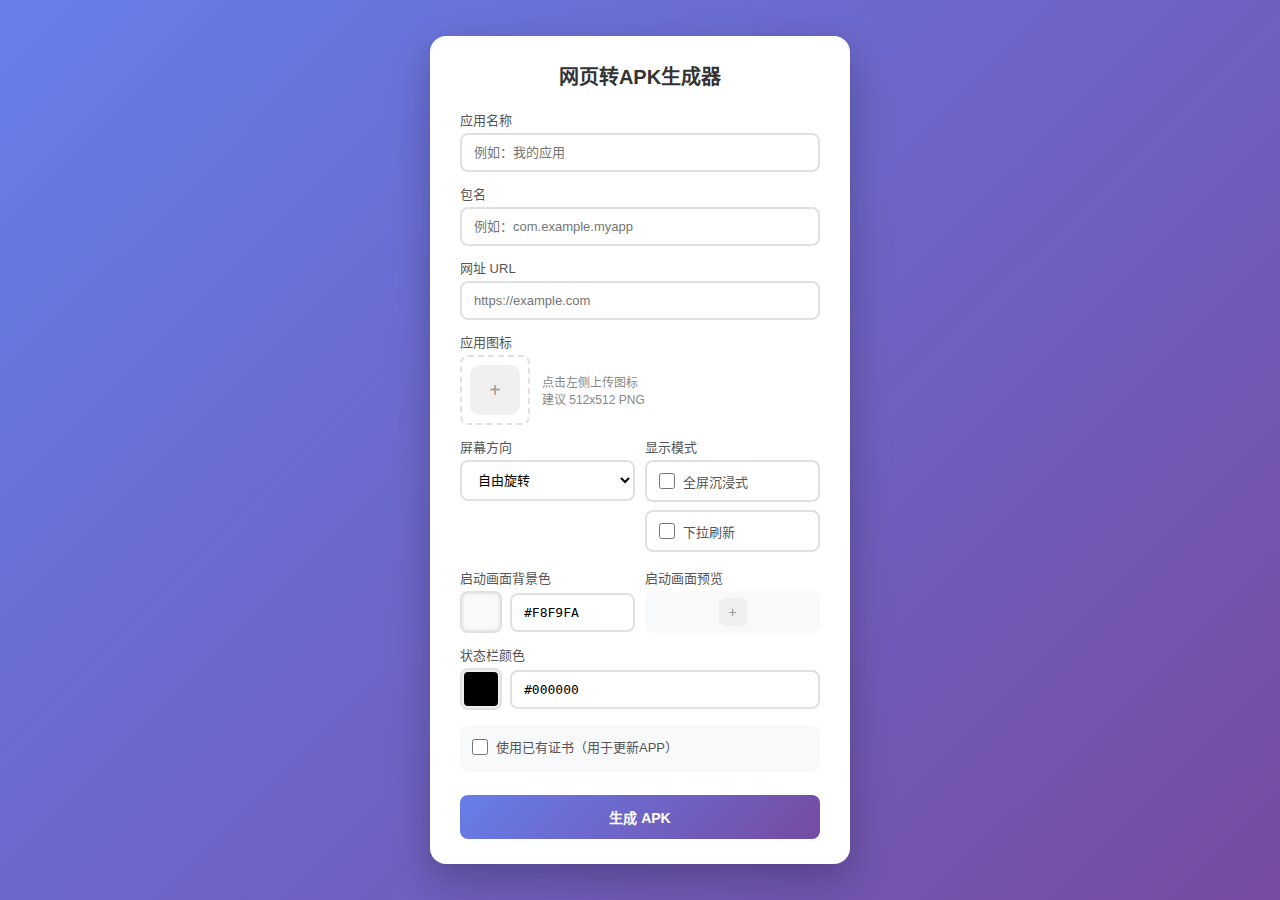
<file: templates/index.html>
<!DOCTYPE html>
<html lang="zh-CN">

<head>
    <meta charset="UTF-8">
    <meta name="viewport" content="width=device-width, initial-scale=1.0">
    <title>网页转APK生成器</title>
    <style>
        * {
            margin: 0;
            padding: 0;
            box-sizing: border-box;
        }

        body {
            font-family: -apple-system, BlinkMacSystemFont, 'Segoe UI', Roboto, sans-serif;
            background: linear-gradient(135deg, #667eea 0%, #764ba2 100%);
            min-height: 100vh;
            display: flex;
            justify-content: center;
            align-items: center;
            padding: 15px;
        }

        .container {
            background: white;
            border-radius: 16px;
            box-shadow: 0 15px 40px rgba(0, 0, 0, 0.25);
            padding: 25px 30px;
            width: 100%;
            max-width: 420px;
        }

        h1 {
            text-align: center;
            color: #333;
            margin-bottom: 20px;
            font-size: 20px;
        }

        .form-group {
            margin-bottom: 12px;
        }

        label {
            display: block;
            margin-bottom: 4px;
            color: #555;
            font-weight: 500;
            font-size: 13px;
        }

        input[type="text"],
        input[type="url"] {
            width: 100%;
            padding: 10px 12px;
            border: 2px solid #e0e0e0;
            border-radius: 8px;
            font-size: 13px;
            transition: border-color 0.3s;
        }

        input:focus {
            outline: none;
            border-color: #667eea;
        }

        .icon-row {
            display: flex;
            align-items: center;
            gap: 12px;
        }

        .icon-upload {
            border: 2px dashed #e0e0e0;
            border-radius: 8px;
            padding: 8px;
            text-align: center;
            cursor: pointer;
            transition: all 0.3s;
            position: relative;
            flex-shrink: 0;
        }

        .icon-upload:hover {
            border-color: #667eea;
            background: #f8f9ff;
        }

        .icon-upload input {
            position: absolute;
            top: 0;
            left: 0;
            width: 100%;
            height: 100%;
            opacity: 0;
            cursor: pointer;
        }

        .icon-preview {
            width: 50px;
            height: 50px;
            border-radius: 10px;
            background: #f0f0f0;
            display: flex;
            align-items: center;
            justify-content: center;
            overflow: hidden;
        }

        .icon-preview img {
            max-width: 100%;
            max-height: 100%;
        }

        .icon-preview-placeholder {
            color: #999;
            font-size: 20px;
        }

        .icon-hint {
            color: #888;
            font-size: 12px;
            flex: 1;
        }

        .btn {
            width: 100%;
            padding: 12px;
            background: linear-gradient(135deg, #667eea 0%, #764ba2 100%);
            color: white;
            border: none;
            border-radius: 8px;
            font-size: 14px;
            font-weight: 600;
            cursor: pointer;
            transition: transform 0.2s, box-shadow 0.2s;
            margin-top: 8px;
        }

        .btn:hover:not(:disabled) {
            transform: translateY(-2px);
            box-shadow: 0 5px 20px rgba(102, 126, 234, 0.4);
        }

        .btn:disabled {
            opacity: 0.6;
            cursor: not-allowed;
        }

        .btn-secondary {
            background: #6c757d;
            margin-top: 8px;
        }

        .btn-secondary:hover:not(:disabled) {
            box-shadow: 0 5px 20px rgba(108, 117, 125, 0.4);
        }

        .btn-success {
            background: linear-gradient(135deg, #28a745 0%, #218838 100%);
        }

        .btn-success:hover:not(:disabled) {
            box-shadow: 0 5px 20px rgba(40, 167, 69, 0.4);
        }

        .progress-container {
            display: none;
            margin-top: 15px;
        }

        .progress-container.active {
            display: block;
        }

        .progress-bar-wrapper {
            background: #f0f0f0;
            border-radius: 6px;
            overflow: hidden;
            height: 6px;
            margin-bottom: 10px;
        }

        .progress-bar {
            height: 100%;
            background: linear-gradient(90deg, #667eea, #764ba2);
            width: 0%;
            transition: width 0.3s ease;
        }

        .progress-status {
            background: #f8f9fa;
            border-radius: 8px;
            padding: 10px;
            max-height: 120px;
            overflow-y: auto;
        }

        .progress-item {
            padding: 5px 0;
            border-bottom: 1px solid #eee;
            font-size: 12px;
            color: #666;
            display: flex;
            align-items: center;
        }

        .progress-item:last-child {
            border-bottom: none;
        }

        .progress-item.current {
            color: #667eea;
            font-weight: 500;
        }

        .progress-item.done {
            color: #28a745;
        }

        .progress-item.error {
            color: #dc3545;
        }

        .progress-icon {
            margin-right: 8px;
            width: 16px;
            text-align: center;
        }

        .spinner {
            display: inline-block;
            width: 12px;
            height: 12px;
            border: 2px solid #667eea;
            border-top-color: transparent;
            border-radius: 50%;
            animation: spin 1s linear infinite;
        }

        @keyframes spin {
            to {
                transform: rotate(360deg);
            }
        }

        .result-section {
            display: none;
            margin-top: 15px;
            text-align: center;
        }

        .result-section.active {
            display: block;
        }

        .success-text {
            color: #28a745;
            font-weight: 500;
            margin-bottom: 6px;
            font-size: 14px;
        }

        .result-hint {
            color: #666;
            font-size: 12px;
            margin-bottom: 12px;
        }

        .btn-group {
            display: flex;
            gap: 10px;
        }

        .btn-group .btn {
            flex: 1;
            margin-top: 0;
        }

        .error-message {
            background: #fff5f5;
            border: 1px solid #ffcccc;
            color: #dc3545;
            padding: 10px;
            border-radius: 8px;
            margin-top: 12px;
            display: none;
            font-size: 13px;
        }

        .error-message.active {
            display: block;
        }

        .form-section {
            display: block;
        }

        .form-section.hidden {
            display: none;
        }

        .keystore-section {
            margin: 15px 0;
            padding: 12px;
            background: #f8f9fa;
            border-radius: 8px;
        }

        .keystore-toggle {
            display: flex;
            align-items: center;
            cursor: pointer;
            font-size: 13px;
            color: #555;
        }

        .keystore-toggle input {
            margin-right: 8px;
            width: 16px;
            height: 16px;
        }

        .keystore-fields {
            display: none;
            margin-top: 12px;
            padding-top: 12px;
            border-top: 1px solid #e0e0e0;
        }

        .keystore-fields.active {
            display: block;
        }

        .form-row {
            display: flex;
            gap: 10px;
        }

        .form-group.half {
            flex: 1;
        }

        .file-input {
            width: 100%;
            padding: 8px;
            border: 2px solid #e0e0e0;
            border-radius: 8px;
            font-size: 12px;
            background: white;
        }

        input[type="password"] {
            width: 100%;
            padding: 10px 12px;
            border: 2px solid #e0e0e0;
            border-radius: 8px;
            font-size: 13px;
            transition: border-color 0.3s;
        }

        .form-select {
            width: 100%;
            padding: 10px 12px;
            border: 2px solid #e0e0e0;
            border-radius: 8px;
            font-size: 13px;
            transition: border-color 0.3s;
            background: white;
            cursor: pointer;
        }

        .form-select:focus {
            outline: none;
            border-color: #667eea;
        }

        .checkbox-label {
            display: flex;
            align-items: center;
            cursor: pointer;
            font-size: 13px;
            color: #555;
            height: 42px;
            padding: 0 12px;
            border: 2px solid #e0e0e0;
            border-radius: 8px;
            transition: border-color 0.3s;
        }

        .checkbox-label:hover {
            border-color: #667eea;
        }

        .checkbox-label input {
            margin-right: 8px;
            width: 16px;
            height: 16px;
        }

        .color-input-wrapper {
            display: flex;
            gap: 8px;
            align-items: center;
        }

        input[type="color"] {
            width: 42px;
            height: 42px;
            border: 2px solid #e0e0e0;
            border-radius: 8px;
            cursor: pointer;
            padding: 2px;
        }

        input[type="color"]::-webkit-color-swatch-wrapper {
            padding: 0;
        }

        input[type="color"]::-webkit-color-swatch {
            border: none;
            border-radius: 4px;
        }

        .color-text {
            flex: 1;
            padding: 10px 12px;
            border: 2px solid #e0e0e0;
            border-radius: 8px;
            font-size: 13px;
            font-family: monospace;
            text-transform: uppercase;
        }

        .splash-preview {
            height: 42px;
            border-radius: 8px;
            background: #f8f9fa;
            display: flex;
            align-items: center;
            justify-content: center;
            transition: background-color 0.3s;
        }

        .splash-icon {
            width: 28px;
            height: 28px;
            background: #f0f0f0;
            border-radius: 6px;
            display: flex;
            align-items: center;
            justify-content: center;
            font-size: 14px;
            color: #999;
            overflow: hidden;
        }

        .splash-icon img {
            width: 100%;
            height: 100%;
            object-fit: cover;
        }
    </style>
</head>

<body>
    <div class="container">
        <h1>网页转APK生成器</h1>

        <div class="form-section" id="formSection">
            <form id="apkForm">
                <div class="form-group">
                    <label for="appName">应用名称</label>
                    <input type="text" id="appName" name="appName" placeholder="例如：我的应用" required>
                </div>
                <div class="form-group">
                    <label for="packageName">包名</label>
                    <input type="text" id="packageName" name="packageName" placeholder="例如：com.example.myapp" required>
                </div>
                <div class="form-group">
                    <label for="url">网址 URL</label>
                    <input type="url" id="url" name="url" placeholder="https://example.com" required>
                </div>
                <div class="form-group">
                    <label>应用图标</label>
                    <div class="icon-row">
                        <div class="icon-upload" id="iconUpload">
                            <div class="icon-preview" id="iconPreview">
                                <span class="icon-preview-placeholder">+</span>
                            </div>
                            <input type="file" id="iconFile" accept="image/png,image/jpeg" required>
                        </div>
                        <span class="icon-hint">点击左侧上传图标<br>建议 512x512 PNG</span>
                    </div>
                </div>

                <div class="form-row">
                    <div class="form-group half">
                        <label for="screenOrientation">屏幕方向</label>
                        <select id="screenOrientation" name="screenOrientation" class="form-select">
                            <option value="unspecified">自由旋转</option>
                            <option value="portrait">竖屏锁定</option>
                            <option value="landscape">横屏锁定</option>
                        </select>
                    </div>
                    <div class="form-group half">
                        <label>显示模式</label>
                        <label class="checkbox-label">
                            <input type="checkbox" id="fullscreen" name="fullscreen">
                            <span>全屏沉浸式</span>
                        </label>
                        <label class="checkbox-label" style="margin-top: 8px;">
                            <input type="checkbox" id="pullToRefresh" name="pullToRefresh">
                            <span>下拉刷新</span>
                        </label>
                    </div>
                </div>

                <div class="form-row">
                    <div class="form-group half">
                        <label for="splashColor">启动画面背景色</label>
                        <div class="color-input-wrapper">
                            <input type="color" id="splashColor" name="splashColor" value="#f8f9fa">
                            <input type="text" id="splashColorText" value="#f8f9fa" maxlength="7" class="color-text">
                        </div>
                    </div>
                    <div class="form-group half">
                        <label>启动画面预览</label>
                        <div class="splash-preview" id="splashPreview">
                            <div class="splash-icon" id="splashIconPreview">+</div>
                        </div>
                    </div>
                </div>

                <div class="form-group">
                    <label for="statusBarColor">状态栏颜色</label>
                    <div class="color-input-wrapper">
                        <input type="color" id="statusBarColor" name="statusBarColor" value="#000000">
                        <input type="text" id="statusBarColorText" value="#000000" maxlength="7" class="color-text">
                    </div>
                </div>

                <div class="keystore-section">
                    <label class="keystore-toggle" id="keystoreToggle">
                        <input type="checkbox" id="useExistingKeystore">
                        <span>使用已有证书（用于更新APP）</span>
                    </label>
                    <div class="keystore-fields" id="keystoreFields">
                        <div class="form-group">
                            <label for="keystoreFile">证书文件 (.keystore / .jks)</label>
                            <input type="file" id="keystoreFile" accept=".keystore,.jks" class="file-input">
                        </div>
                        <div class="form-group">
                            <label for="keystorePassword">证书密码</label>
                            <input type="password" id="keystorePassword" placeholder="输入证书密码">
                        </div>
                        <div class="form-row">
                            <div class="form-group half">
                                <label for="keyAlias">密钥别名</label>
                                <input type="text" id="keyAlias" placeholder="如 key0" value="key0">
                            </div>
                            <div class="form-group half">
                                <label for="keyPassword">密钥密码</label>
                                <input type="password" id="keyPassword" placeholder="通常与证书密码相同">
                            </div>
                        </div>
                        <div class="form-group">
                            <label for="versionName">版本号</label>
                            <input type="text" id="versionName" placeholder="如 1.1、2.0" value="1.0">
                        </div>
                    </div>
                </div>

                <button type="submit" class="btn" id="submitBtn">生成 APK</button>
            </form>
        </div>

        <div class="progress-container" id="progressContainer">
            <div class="progress-bar-wrapper">
                <div class="progress-bar" id="progressBar"></div>
            </div>
            <div class="progress-status" id="progressStatus"></div>
        </div>

        <div class="result-section" id="resultSection">
            <p class="success-text">APK 生成成功!</p>
            <p class="result-hint">下载包含：APK安装包 + 签名证书 + 密码信息</p>
            <div class="btn-group">
                <a href="#" class="btn btn-success" id="downloadBtn">下载 ZIP</a>
                <button type="button" class="btn btn-secondary" id="resetBtn">返回</button>
            </div>
        </div>

        <div class="error-message" id="errorMessage"></div>
    </div>

    <script>
        const form = document.getElementById('apkForm');
        const formSection = document.getElementById('formSection');
        const iconFile = document.getElementById('iconFile');
        const iconPreview = document.getElementById('iconPreview');
        const progressContainer = document.getElementById('progressContainer');
        const progressBar = document.getElementById('progressBar');
        const progressStatus = document.getElementById('progressStatus');
        const resultSection = document.getElementById('resultSection');
        const downloadBtn = document.getElementById('downloadBtn');
        const resetBtn = document.getElementById('resetBtn');
        const errorMessage = document.getElementById('errorMessage');
        const submitBtn = document.getElementById('submitBtn');

        const useExistingKeystore = document.getElementById('useExistingKeystore');
        const keystoreFields = document.getElementById('keystoreFields');
        const keystoreFile = document.getElementById('keystoreFile');
        const keystorePassword = document.getElementById('keystorePassword');
        const keyAlias = document.getElementById('keyAlias');
        const keyPassword = document.getElementById('keyPassword');

        // 证书选项切换
        useExistingKeystore.addEventListener('change', function () {
            if (this.checked) {
                keystoreFields.classList.add('active');
            } else {
                keystoreFields.classList.remove('active');
            }
        });

        // 颜色选择器
        const splashColor = document.getElementById('splashColor');
        const splashColorText = document.getElementById('splashColorText');
        const splashPreview = document.getElementById('splashPreview');
        const splashIconPreview = document.getElementById('splashIconPreview');

        splashColor.addEventListener('input', function () {
            splashColorText.value = this.value;
            splashPreview.style.background = this.value;
        });

        splashColorText.addEventListener('input', function () {
            if (/^#[0-9A-Fa-f]{6}$/.test(this.value)) {
                splashColor.value = this.value;
                splashPreview.style.background = this.value;
            }
        });

        // 状态栏颜色选择器
        const statusBarColor = document.getElementById('statusBarColor');
        const statusBarColorText = document.getElementById('statusBarColorText');

        statusBarColor.addEventListener('input', function () {
            statusBarColorText.value = this.value;
        });

        statusBarColorText.addEventListener('input', function () {
            if (/^#[0-9A-Fa-f]{6}$/.test(this.value)) {
                statusBarColor.value = this.value;
            }
        });

        // 图标预览
        iconFile.addEventListener('change', function (e) {
            const file = e.target.files[0];
            if (file) {
                const reader = new FileReader();
                reader.onload = function (e) {
                    iconPreview.innerHTML = `<img src="${e.target.result}" alt="icon">`;
                    // 同步更新启动画面预览
                    splashIconPreview.innerHTML = `<img src="${e.target.result}" alt="icon">`;
                };
                reader.readAsDataURL(file);
            }
        });

        // 返回按钮
        resetBtn.addEventListener('click', function () {
            formSection.classList.remove('hidden');
            resultSection.classList.remove('active');
            progressContainer.classList.remove('active');
            errorMessage.classList.remove('active');
            progressStatus.innerHTML = '';
            progressBar.style.width = '0%';
            submitBtn.disabled = false;
            submitBtn.textContent = '生成 APK';
        });

        // 表单提交
        form.addEventListener('submit', async function (e) {
            e.preventDefault();

            // 重置状态
            progressContainer.classList.remove('active');
            resultSection.classList.remove('active');
            errorMessage.classList.remove('active');
            progressStatus.innerHTML = '';
            progressBar.style.width = '0%';
            submitBtn.disabled = true;
            submitBtn.textContent = '生成中...';

            const formData = new FormData();
            formData.append('appName', document.getElementById('appName').value);
            formData.append('packageName', document.getElementById('packageName').value);
            formData.append('url', document.getElementById('url').value);
            formData.append('icon', iconFile.files[0]);
            formData.append('screenOrientation', document.getElementById('screenOrientation').value);
            formData.append('fullscreen', document.getElementById('fullscreen').checked ? '1' : '0');
            formData.append('pullToRefresh', document.getElementById('pullToRefresh').checked ? '1' : '0');
            formData.append('splashColor', document.getElementById('splashColor').value);
            formData.append('statusBarColor', document.getElementById('statusBarColor').value);

            // 添加证书信息（如果选择使用已有证书）
            if (useExistingKeystore.checked) {
                if (!keystoreFile.files[0]) {
                    showError('请选择证书文件');
                    submitBtn.disabled = false;
                    submitBtn.textContent = '生成 APK';
                    return;
                }
                if (!keystorePassword.value) {
                    showError('请输入证书密码');
                    submitBtn.disabled = false;
                    submitBtn.textContent = '生成 APK';
                    return;
                }
                formData.append('keystore', keystoreFile.files[0]);
                formData.append('keystorePassword', keystorePassword.value);
                formData.append('keyAlias', keyAlias.value || 'key0');
                formData.append('keyPassword', keyPassword.value || keystorePassword.value);
                formData.append('versionName', document.getElementById('versionName').value || '1.0');
            }

            progressContainer.classList.add('active');

            try {
                const response = await fetch('/build', {
                    method: 'POST',
                    body: formData
                });

                const reader = response.body.getReader();
                const decoder = new TextDecoder();
                let buffer = '';

                while (true) {
                    const { done, value } = await reader.read();
                    if (done) break;

                    buffer += decoder.decode(value, { stream: true });
                    const lines = buffer.split('\n');
                    buffer = lines.pop();

                    for (const line of lines) {
                        if (line.startsWith('data: ')) {
                            const data = JSON.parse(line.slice(6));
                            handleProgress(data);
                        }
                    }
                }
            } catch (error) {
                showError('连接服务器失败: ' + error.message);
                submitBtn.disabled = false;
                submitBtn.textContent = '生成 APK';
            }
        });

        function handleProgress(data) {
            if (data.type === 'progress') {
                progressBar.style.width = data.percent + '%';
                addProgressItem(data.message, 'current');
            } else if (data.type === 'done') {
                addProgressItem(data.message, 'done');
            } else if (data.type === 'success') {
                progressBar.style.width = '100%';
                formSection.classList.add('hidden');
                resultSection.classList.add('active');
                downloadBtn.href = '/download/' + data.filename;
                addProgressItem('APK 生成完成!', 'done');
            } else if (data.type === 'error') {
                showError(data.message);
                addProgressItem(data.message, 'error');
                submitBtn.disabled = false;
                submitBtn.textContent = '生成 APK';
            }
        }

        function addProgressItem(message, status) {
            const currentItems = progressStatus.querySelectorAll('.progress-item.current');
            currentItems.forEach(item => {
                item.classList.remove('current');
                item.classList.add('done');
                item.querySelector('.progress-icon').innerHTML = '&#10003;';
            });

            const item = document.createElement('div');
            item.className = 'progress-item ' + status;

            let icon = '';
            if (status === 'current') {
                icon = '<span class="spinner"></span>';
            } else if (status === 'done') {
                icon = '&#10003;';
            } else if (status === 'error') {
                icon = '&#10007;';
            }

            item.innerHTML = `<span class="progress-icon">${icon}</span>${message}`;
            progressStatus.appendChild(item);
            progressStatus.scrollTop = progressStatus.scrollHeight;
        }

        function showError(message) {
            errorMessage.textContent = message;
            errorMessage.classList.add('active');
        }
    </script>
</body>

</html>
</file>
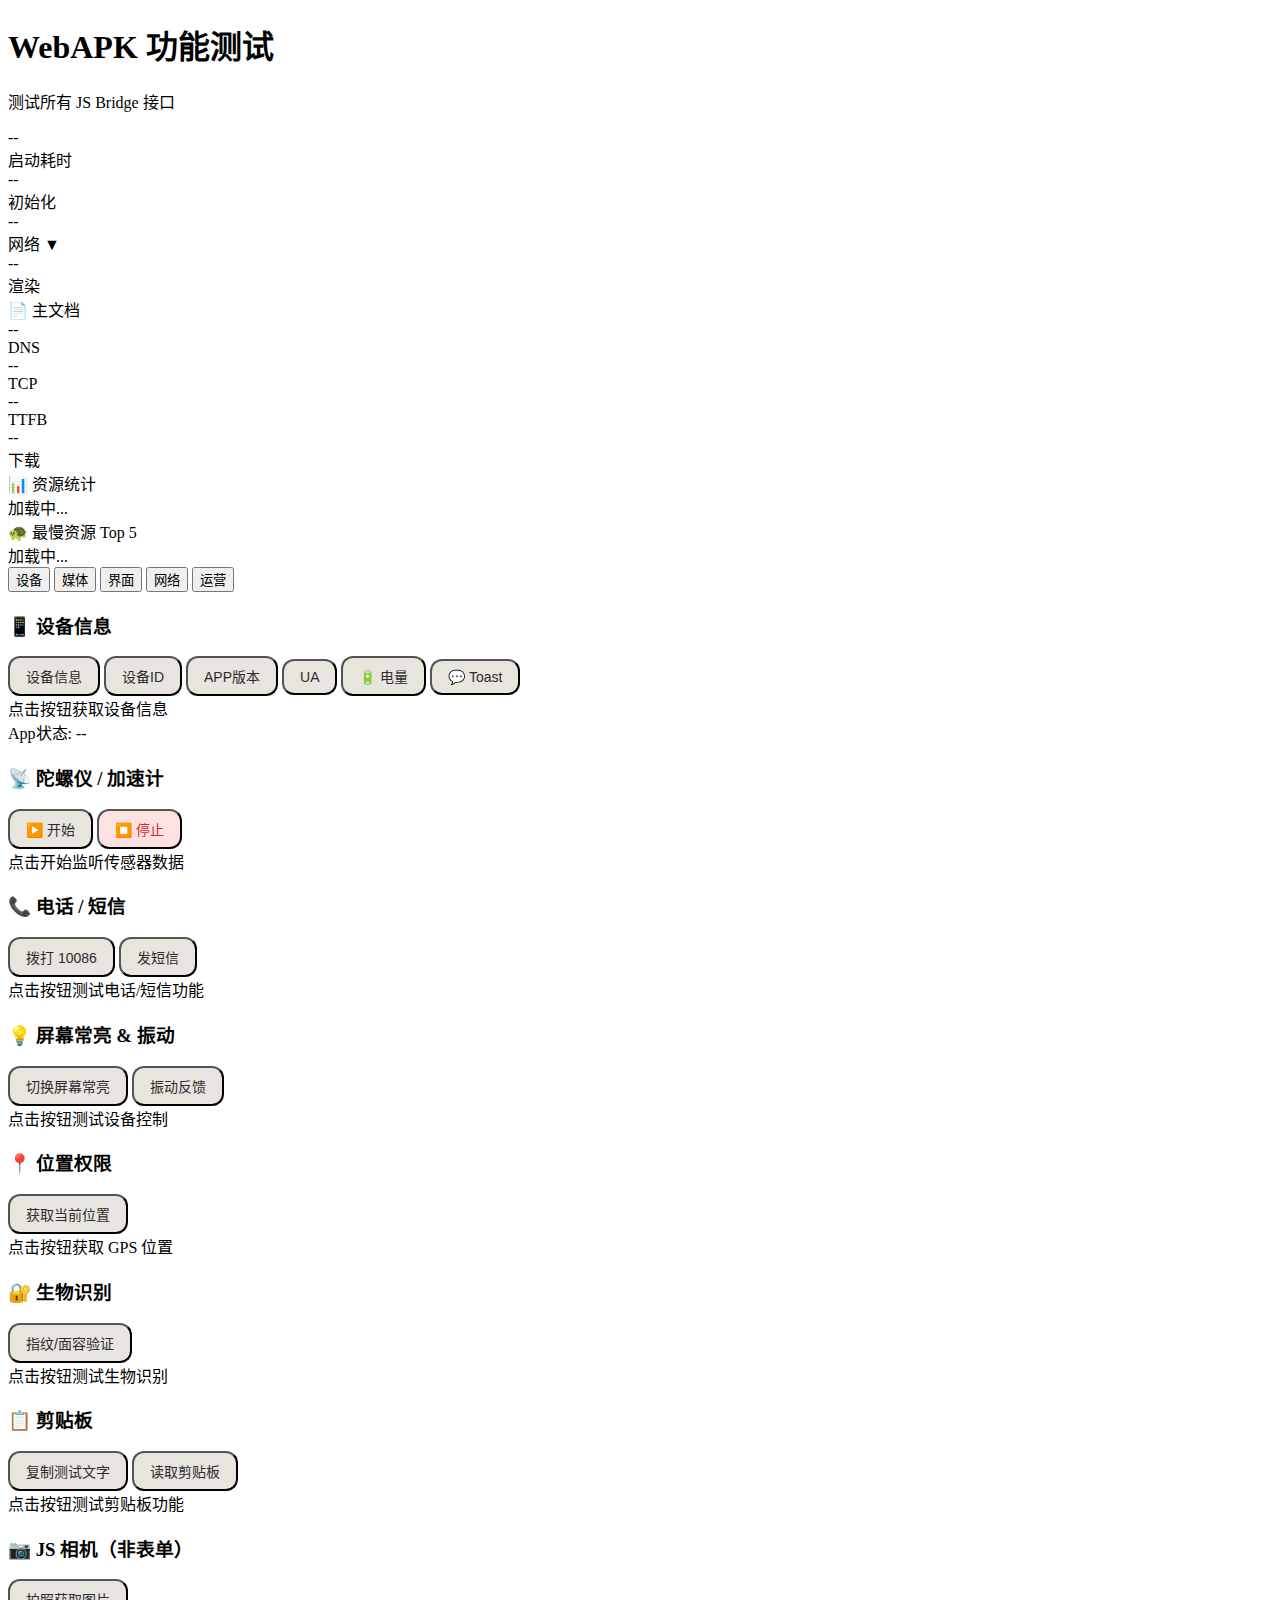
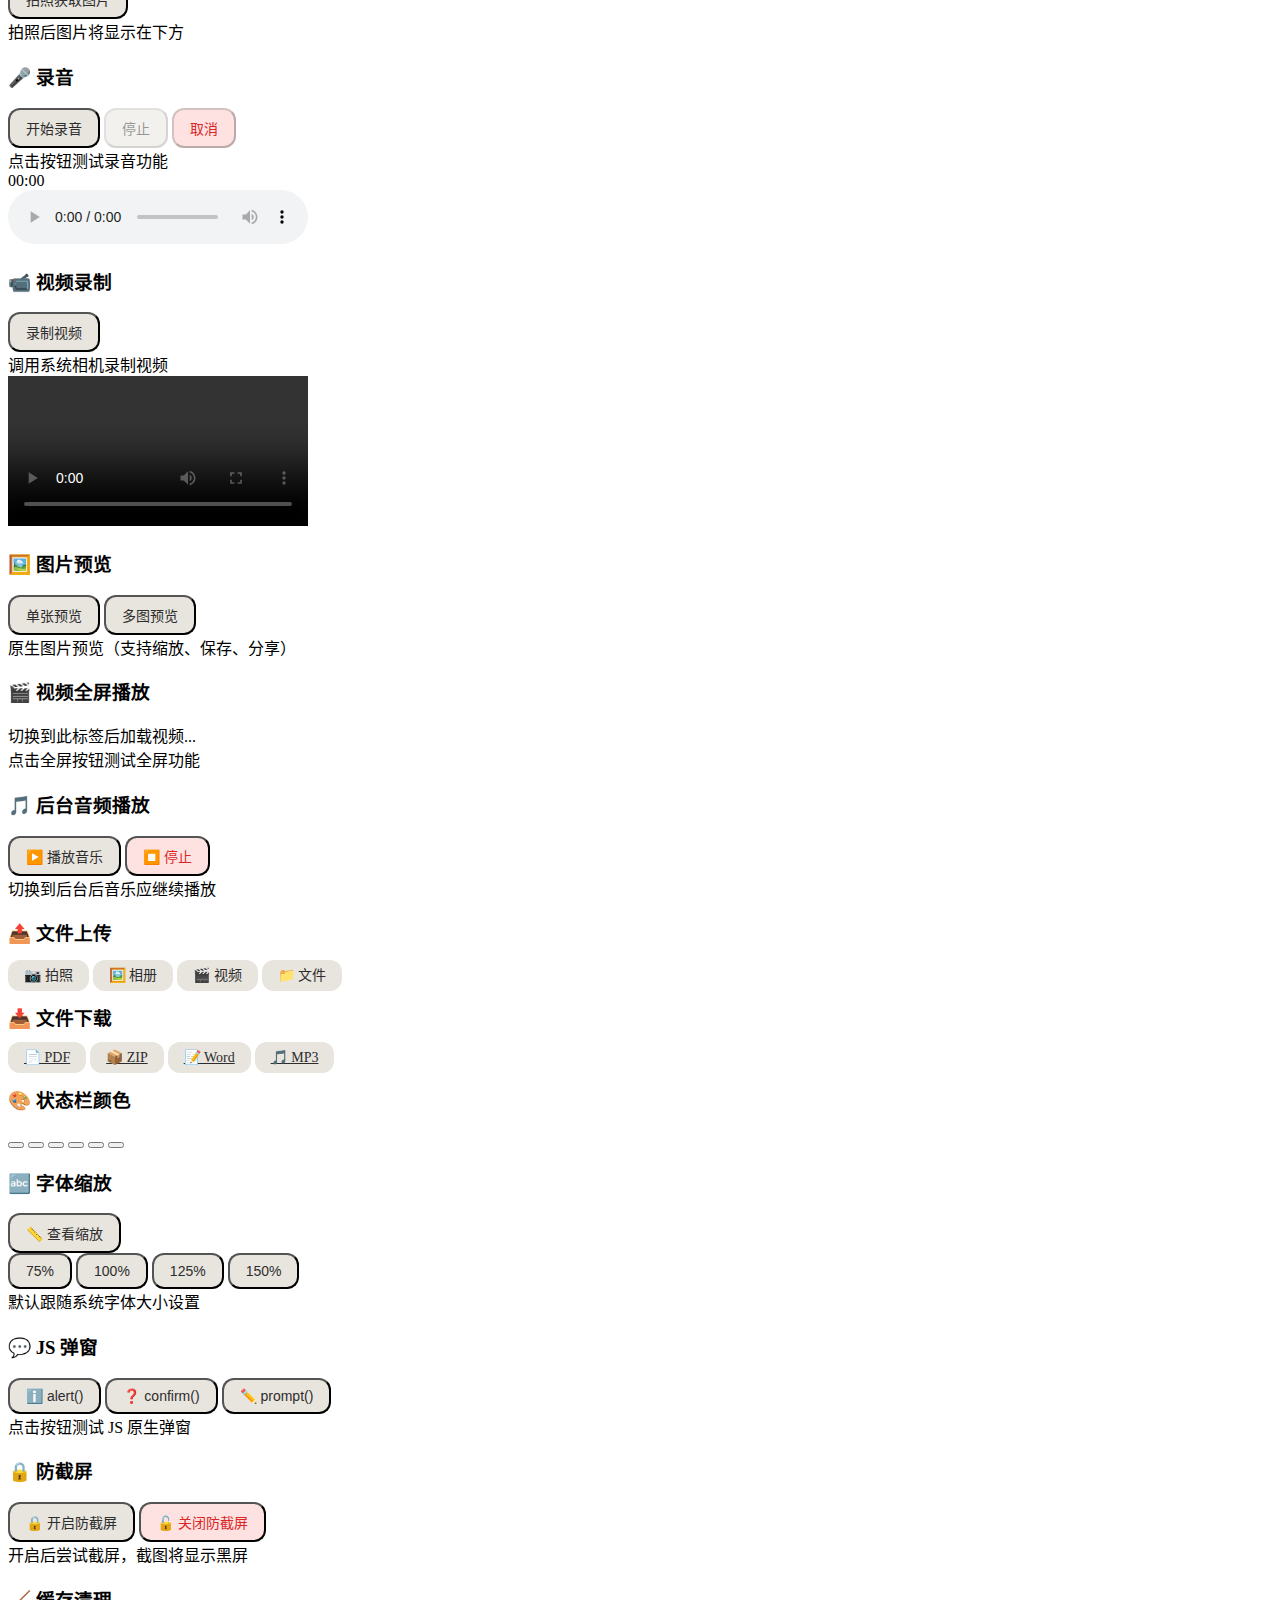
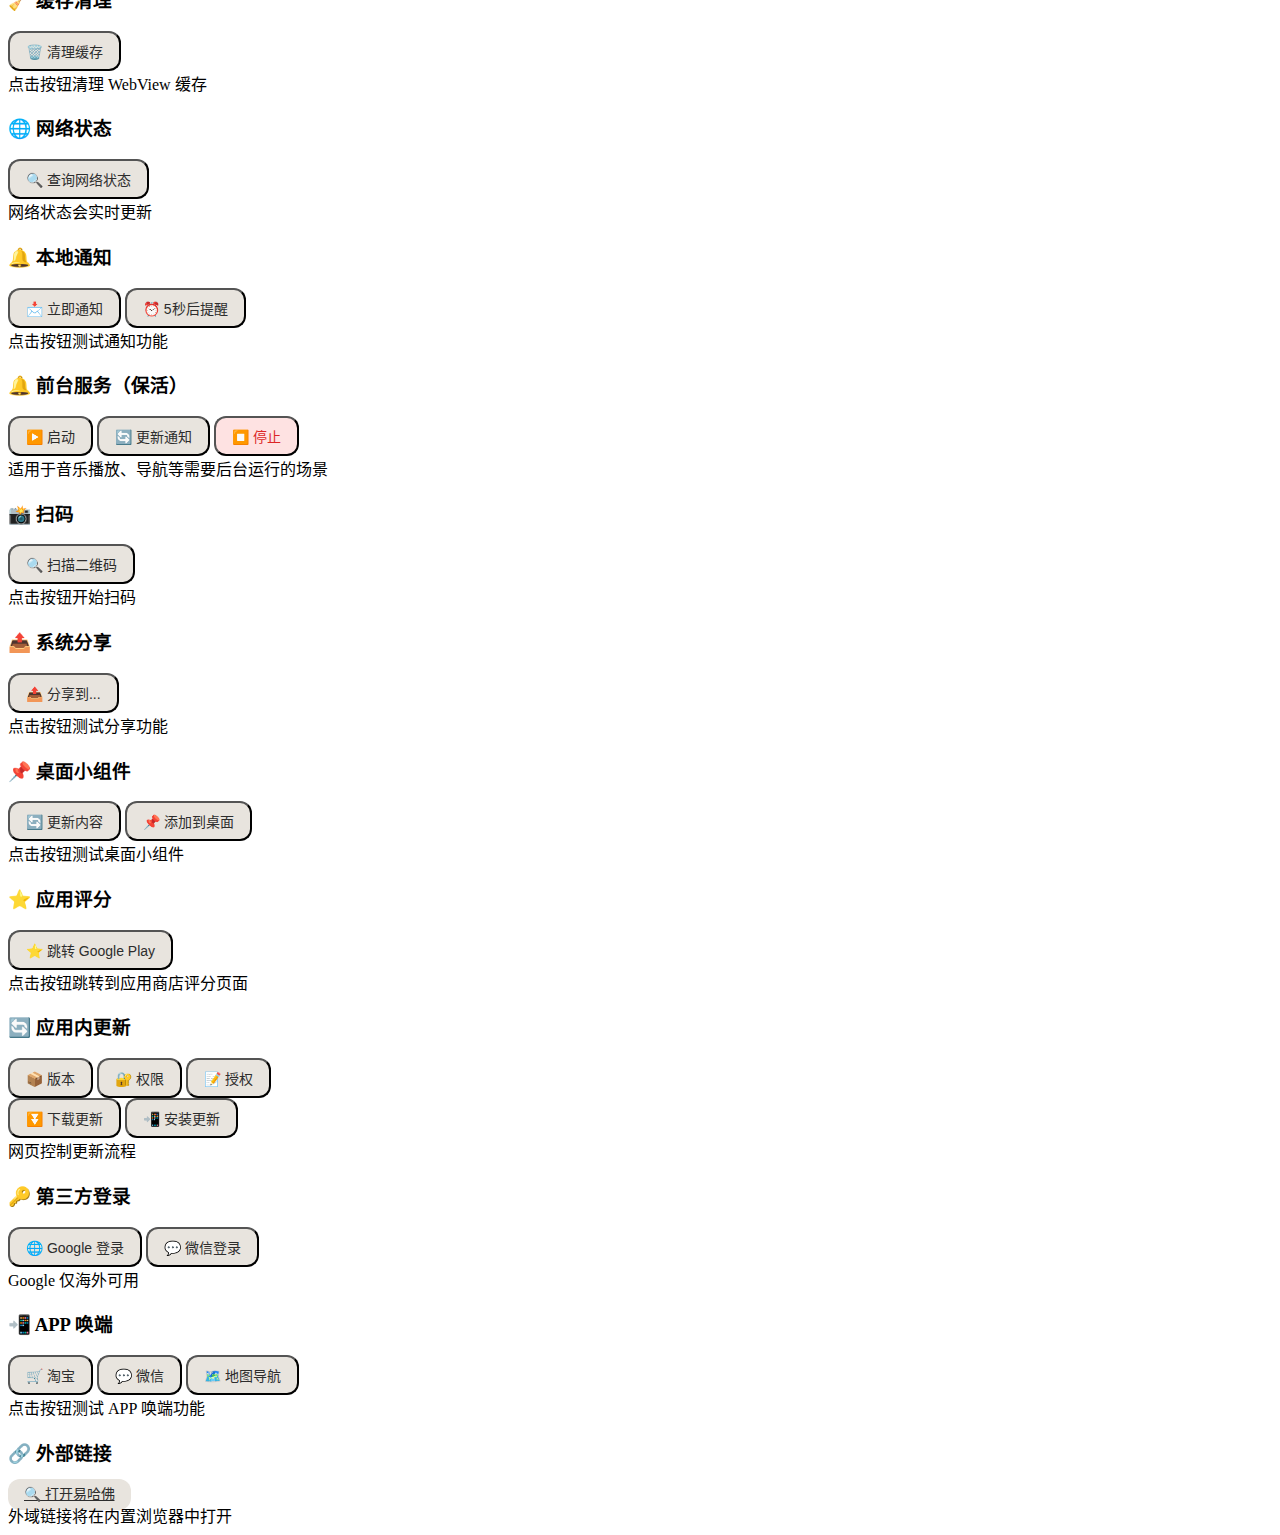
<file: test/test.html>
<!DOCTYPE html>
<html lang="zh-CN">

<head>
    <meta charset="UTF-8">
    <meta name="viewport" content="width=device-width, initial-scale=1.0, user-scalable=no">
    <title>WebAPK 功能测试</title>
    <link rel="icon" href="data:,">
    <script src="https://cdnyy.yiqizuoti.com/mp_assets/tailwindcss.min.js"></script>
    <script>
        tailwind.config = {
            theme: {
                extend: {
                    colors: {
                        cream: '#F9F7F5',
                        'cream-dark': '#F0EDE8',
                        'warm-gray': '#E8E4DE',
                        charcoal: '#2D2D2D',
                        accent: '#D4A373',
                        'accent-dark': '#B8956A',
                    }
                }
            }
        }
    </script>
    <link rel="stylesheet" href="assets/plyr/plyr.css">
    <style>
        /* 隐藏文件输入 */
        input[type="file"] {
            display: none;
        }

        /* 滚动条美化 */
        ::-webkit-scrollbar {
            display: none;
        }

        /* Tab 滚动容器 */
        .tabs-container {
            -webkit-overflow-scrolling: touch;
            scrollbar-width: none;
        }

        /* 视频容器 */
        .plyr {
            border-radius: 12px;
            overflow: hidden;
        }
    </style>
</head>

<body class="bg-cream min-h-screen">
    <!-- 顶部固定区域 -->
    <header class="fixed top-0 left-0 right-0 z-50 bg-cream/95 backdrop-blur-sm border-b border-warm-gray/50">
        <!-- 标题栏 -->
        <div class="px-4 py-3">
            <div class="flex items-center justify-between">
                <div>
                    <h1 class="text-xl font-bold text-charcoal">WebAPK 功能测试</h1>
                    <p class="text-xs text-charcoal/50">测试所有 JS Bridge 接口</p>
                </div>
                <div id="loadTimeDisplay" class="text-right hidden">
                    <div class="text-lg font-bold text-accent" id="totalTime">--</div>
                    <div class="text-xs text-charcoal/50">启动耗时</div>
                </div>
            </div>
            <!-- 分段耗时 -->
            <div id="loadTimeDetail" class="mt-2 hidden">
                <div class="flex gap-1 text-xs">
                    <div class="flex-1 bg-blue-100 rounded-lg p-2 text-center">
                        <div class="font-medium text-blue-600" id="timeInit">--</div>
                        <div class="text-blue-400">初始化</div>
                    </div>
                    <div class="flex-1 bg-green-100 rounded-lg p-2 text-center cursor-pointer hover:bg-green-200 transition-colors"
                        onclick="toggleNetworkDetail()">
                        <div class="font-medium text-green-600" id="timeNetwork">--</div>
                        <div class="text-green-400">网络 ▼</div>
                    </div>
                    <div class="flex-1 bg-purple-100 rounded-lg p-2 text-center">
                        <div class="font-medium text-purple-600" id="timeRender">--</div>
                        <div class="text-purple-400">渲染</div>
                    </div>
                </div>
                <!-- 网络详情面板 -->
                <div id="networkDetailPanel" class="hidden mt-3 bg-green-50 rounded-xl p-3 text-xs">
                    <!-- 主文档时间线 -->
                    <div class="mb-3">
                        <div class="font-medium text-green-700 mb-2">📄 主文档</div>
                        <div class="grid grid-cols-4 gap-2 text-center">
                            <div class="bg-white rounded-lg p-2">
                                <div class="font-medium text-green-600" id="timeDNS">--</div>
                                <div class="text-green-400">DNS</div>
                            </div>
                            <div class="bg-white rounded-lg p-2">
                                <div class="font-medium text-green-600" id="timeTCP">--</div>
                                <div class="text-green-400">TCP</div>
                            </div>
                            <div class="bg-white rounded-lg p-2">
                                <div class="font-medium text-green-600" id="timeTTFB">--</div>
                                <div class="text-green-400">TTFB</div>
                            </div>
                            <div class="bg-white rounded-lg p-2">
                                <div class="font-medium text-green-600" id="timeDownload">--</div>
                                <div class="text-green-400">下载</div>
                            </div>
                        </div>
                    </div>
                    <!-- 资源统计 -->
                    <div class="mb-3">
                        <div class="font-medium text-green-700 mb-2">📊 资源统计</div>
                        <div class="bg-white rounded-lg p-2" id="resourceStats">
                            <div class="text-charcoal/50">加载中...</div>
                        </div>
                    </div>
                    <!-- 最慢资源 -->
                    <div>
                        <div class="font-medium text-green-700 mb-2">🐢 最慢资源 Top 5</div>
                        <div class="bg-white rounded-lg p-2 space-y-2" id="slowestResources">
                            <div class="text-charcoal/50">加载中...</div>
                        </div>
                    </div>
                </div>
            </div>
        </div>
        <!-- 分类 Tab -->
        <div class="tabs-container flex gap-2 px-4 pb-3 overflow-x-auto">
            <button onclick="switchTab('device')" id="tab-device"
                class="tab-btn flex-shrink-0 px-4 py-2 rounded-full text-sm font-medium transition-all bg-accent text-white">
                设备
            </button>
            <button onclick="switchTab('media')" id="tab-media"
                class="tab-btn flex-shrink-0 px-4 py-2 rounded-full text-sm font-medium transition-all bg-warm-gray text-charcoal/70">
                媒体
            </button>
            <button onclick="switchTab('ui')" id="tab-ui"
                class="tab-btn flex-shrink-0 px-4 py-2 rounded-full text-sm font-medium transition-all bg-warm-gray text-charcoal/70">
                界面
            </button>
            <button onclick="switchTab('network')" id="tab-network"
                class="tab-btn flex-shrink-0 px-4 py-2 rounded-full text-sm font-medium transition-all bg-warm-gray text-charcoal/70">
                网络
            </button>
            <button onclick="switchTab('operation')" id="tab-operation"
                class="tab-btn flex-shrink-0 px-4 py-2 rounded-full text-sm font-medium transition-all bg-warm-gray text-charcoal/70">
                运营
            </button>
        </div>
    </header>

    <!-- 内容区域 -->
    <main class="pt-48 pb-8 px-4">
        <!-- ==================== 设备 Tab ==================== -->
        <div id="content-device" class="tab-content space-y-4">
            <!-- 设备信息 -->
            <div class="bg-white rounded-2xl p-4 shadow-sm border border-warm-gray/30">
                <h3 class="font-semibold text-charcoal mb-3 flex items-center gap-2">
                    <span class="w-8 h-8 bg-accent/10 rounded-lg flex items-center justify-center">📱</span>
                    设备信息
                </h3>
                <div class="flex flex-wrap gap-2 mb-3">
                    <button onclick="testDeviceInfo()" class="btn-secondary">设备信息</button>
                    <button onclick="testDeviceId()" class="btn-secondary">设备ID</button>
                    <button onclick="getAppVersion()" class="btn-secondary">APP版本</button>
                    <button onclick="showUA()" class="btn-secondary">UA</button>
                    <button onclick="testBattery()" class="btn-secondary">🔋 电量</button>
                    <button onclick="Web2APK.showToast('Hello Toast!')" class="btn-secondary">💬 Toast</button>
                </div>
                <div id="deviceInfoResult" class="text-sm text-charcoal/60 whitespace-pre-line break-all">点击按钮获取设备信息
                </div>
                <div id="appStateDisplay" class="mt-2 text-sm text-charcoal/60">App状态: <span id="appState">--</span></div>
            </div>

            <!-- 传感器 -->
            <div class="bg-white rounded-2xl p-4 shadow-sm border border-warm-gray/30">
                <h3 class="font-semibold text-charcoal mb-3 flex items-center gap-2">
                    <span class="w-8 h-8 bg-accent/10 rounded-lg flex items-center justify-center">📡</span>
                    陀螺仪 / 加速计
                </h3>
                <div class="flex flex-wrap gap-2 mb-3">
                    <button onclick="Web2APK.startSensor('both')" class="btn-secondary">▶️ 开始</button>
                    <button onclick="Web2APK.stopSensor()" class="btn-danger">⏹️ 停止</button>
                </div>
                <div id="sensorResult" class="text-sm text-charcoal/60 font-mono">点击开始监听传感器数据</div>
            </div>

            <!-- 电话/短信 -->
            <div class="bg-white rounded-2xl p-4 shadow-sm border border-warm-gray/30">
                <h3 class="font-semibold text-charcoal mb-3 flex items-center gap-2">
                    <span class="w-8 h-8 bg-accent/10 rounded-lg flex items-center justify-center">📞</span>
                    电话 / 短信
                </h3>
                <div class="flex flex-wrap gap-2 mb-3">
                    <button onclick="testDialPhone()" class="btn-secondary">拨打 10086</button>
                    <button onclick="testSendSMS()" class="btn-secondary">发短信</button>
                </div>
                <div id="phoneResult" class="text-sm text-charcoal/60">点击按钮测试电话/短信功能</div>
            </div>

            <!-- 屏幕常亮 & 振动 -->
            <div class="bg-white rounded-2xl p-4 shadow-sm border border-warm-gray/30">
                <h3 class="font-semibold text-charcoal mb-3 flex items-center gap-2">
                    <span class="w-8 h-8 bg-accent/10 rounded-lg flex items-center justify-center">💡</span>
                    屏幕常亮 & 振动
                </h3>
                <div class="flex flex-wrap gap-2 mb-3">
                    <button onclick="toggleScreenOn()" class="btn-secondary">切换屏幕常亮</button>
                    <button onclick="testVibrate()" class="btn-secondary">振动反馈</button>
                </div>
                <div id="deviceResult" class="text-sm text-charcoal/60">点击按钮测试设备控制</div>
            </div>

            <!-- 位置 -->
            <div class="bg-white rounded-2xl p-4 shadow-sm border border-warm-gray/30">
                <h3 class="font-semibold text-charcoal mb-3 flex items-center gap-2">
                    <span class="w-8 h-8 bg-accent/10 rounded-lg flex items-center justify-center">📍</span>
                    位置权限
                </h3>
                <div class="flex flex-wrap gap-2 mb-3">
                    <button onclick="getLocation()" class="btn-secondary">获取当前位置</button>
                </div>
                <div id="locationResult" class="text-sm text-charcoal/60 whitespace-pre-line">点击按钮获取 GPS 位置</div>
            </div>

            <!-- 生物识别 -->
            <div class="bg-white rounded-2xl p-4 shadow-sm border border-warm-gray/30">
                <h3 class="font-semibold text-charcoal mb-3 flex items-center gap-2">
                    <span class="w-8 h-8 bg-accent/10 rounded-lg flex items-center justify-center">🔐</span>
                    生物识别
                </h3>
                <div class="flex flex-wrap gap-2 mb-3">
                    <button onclick="testBiometric()" class="btn-secondary">指纹/面容验证</button>
                </div>
                <div id="biometricResult" class="text-sm text-charcoal/60">点击按钮测试生物识别</div>
            </div>

            <!-- 剪贴板 -->
            <div class="bg-white rounded-2xl p-4 shadow-sm border border-warm-gray/30">
                <h3 class="font-semibold text-charcoal mb-3 flex items-center gap-2">
                    <span class="w-8 h-8 bg-accent/10 rounded-lg flex items-center justify-center">📋</span>
                    剪贴板
                </h3>
                <div class="flex flex-wrap gap-2 mb-3">
                    <button onclick="testCopyClipboard()" class="btn-secondary">复制测试文字</button>
                    <button onclick="testReadClipboard()" class="btn-secondary">读取剪贴板</button>
                </div>
                <div id="clipboardResult" class="text-sm text-charcoal/60">点击按钮测试剪贴板功能</div>
            </div>
        </div>

        <!-- ==================== 媒体 Tab ==================== -->
        <div id="content-media" class="tab-content space-y-4 hidden">
            <!-- JS 相机 -->
            <div class="bg-white rounded-2xl p-4 shadow-sm border border-warm-gray/30">
                <h3 class="font-semibold text-charcoal mb-3 flex items-center gap-2">
                    <span class="w-8 h-8 bg-accent/10 rounded-lg flex items-center justify-center">📷</span>
                    JS 相机（非表单）
                </h3>
                <div class="flex flex-wrap gap-2 mb-3">
                    <button onclick="testTakePhoto()" class="btn-secondary">拍照获取图片</button>
                </div>
                <div id="jsCameraResult" class="text-sm text-charcoal/60">拍照后图片将显示在下方</div>
                <div id="jsCameraPreview" class="mt-3 hidden">
                    <div id="jsCameraContent" class="rounded-xl overflow-hidden"></div>
                </div>
            </div>

            <!-- 录音 -->
            <div class="bg-white rounded-2xl p-4 shadow-sm border border-warm-gray/30">
                <h3 class="font-semibold text-charcoal mb-3 flex items-center gap-2">
                    <span class="w-8 h-8 bg-accent/10 rounded-lg flex items-center justify-center">🎤</span>
                    录音
                </h3>
                <div class="flex flex-wrap gap-2 mb-3">
                    <button id="btnStartRecord" onclick="startRecording()" class="btn-secondary">开始录音</button>
                    <button id="btnStopRecord" onclick="stopRecording()" class="btn-secondary" disabled>停止</button>
                    <button id="btnCancelRecord" onclick="cancelRecording()" class="btn-danger" disabled>取消</button>
                </div>
                <div id="recordingResult" class="text-sm text-charcoal/60">点击按钮测试录音功能</div>
                <div id="recordingTimer" class="text-2xl font-mono text-red-500 hidden">00:00</div>
                <audio id="recordingPlayback" controls class="w-full mt-3 hidden"></audio>
            </div>

            <!-- 视频录制 -->
            <div class="bg-white rounded-2xl p-4 shadow-sm border border-warm-gray/30">
                <h3 class="font-semibold text-charcoal mb-3 flex items-center gap-2">
                    <span class="w-8 h-8 bg-accent/10 rounded-lg flex items-center justify-center">📹</span>
                    视频录制
                </h3>
                <div class="flex flex-wrap gap-2 mb-3">
                    <button onclick="startVideoRecording()" class="btn-secondary">录制视频</button>
                </div>
                <div id="videoRecordingResult" class="text-sm text-charcoal/60">调用系统相机录制视频</div>
                <video id="videoRecordingPlayback" controls class="w-full mt-3 rounded-xl hidden"></video>
            </div>

            <!-- 图片预览 -->
            <div class="bg-white rounded-2xl p-4 shadow-sm border border-warm-gray/30">
                <h3 class="font-semibold text-charcoal mb-3 flex items-center gap-2">
                    <span class="w-8 h-8 bg-accent/10 rounded-lg flex items-center justify-center">🖼️</span>
                    图片预览
                </h3>
                <div class="flex flex-wrap gap-2 mb-3">
                    <button onclick="testPreviewSingle()" class="btn-secondary">单张预览</button>
                    <button onclick="testPreviewMultiple()" class="btn-secondary">多图预览</button>
                </div>
                <div id="imagePreviewResult" class="text-sm text-charcoal/60">原生图片预览（支持缩放、保存、分享）</div>
            </div>

            <!-- 视频全屏 -->
            <div class="bg-white rounded-2xl p-4 shadow-sm border border-warm-gray/30">
                <h3 class="font-semibold text-charcoal mb-3 flex items-center gap-2">
                    <span class="w-8 h-8 bg-accent/10 rounded-lg flex items-center justify-center">🎬</span>
                    视频全屏播放
                </h3>
                <div id="videoPlayerContainer">
                    <div class="w-full h-48 bg-warm-gray rounded-xl flex items-center justify-center text-charcoal/50">
                        <span>切换到此标签后加载视频...</span>
                    </div>
                </div>
                <div class="text-sm text-charcoal/60 mt-2">点击全屏按钮测试全屏功能</div>
            </div>

            <!-- 后台音频 -->
            <div class="bg-white rounded-2xl p-4 shadow-sm border border-warm-gray/30">
                <h3 class="font-semibold text-charcoal mb-3 flex items-center gap-2">
                    <span class="w-8 h-8 bg-accent/10 rounded-lg flex items-center justify-center">🎵</span>
                    后台音频播放
                </h3>
                <div class="flex flex-wrap gap-2 mb-3">
                    <button onclick="startBackgroundAudio()" class="btn-secondary">▶️ 播放音乐</button>
                    <button onclick="stopBackgroundAudio()" class="btn-danger">⏹️ 停止</button>
                </div>
                <div id="bgAudioResult" class="text-sm text-charcoal/60">切换到后台后音乐应继续播放</div>
                <div id="bgAudioContainer"></div>
            </div>

            <!-- 文件上传 -->
            <div class="bg-white rounded-2xl p-4 shadow-sm border border-warm-gray/30">
                <h3 class="font-semibold text-charcoal mb-3 flex items-center gap-2">
                    <span class="w-8 h-8 bg-accent/10 rounded-lg flex items-center justify-center">📤</span>
                    文件上传
                </h3>
                <div class="flex flex-wrap gap-2 mb-3">
                    <label class="btn-secondary cursor-pointer">📷 拍照<input type="file" accept="image/*"
                            capture="camera" id="cameraInput"></label>
                    <label class="btn-secondary cursor-pointer">🖼️ 相册<input type="file" accept="image/*"
                            id="imageInput"></label>
                    <label class="btn-secondary cursor-pointer">🎬 视频<input type="file" accept="video/*"
                            id="videoInput"></label>
                    <label class="btn-secondary cursor-pointer">📁 文件<input type="file" id="fileInput"></label>
                </div>
                <div id="uploadPreview" class="hidden">
                    <div id="previewContent" class="rounded-xl overflow-hidden"></div>
                    <div id="fileInfo" class="text-sm text-charcoal/60 mt-2 whitespace-pre-line"></div>
                </div>
            </div>

            <!-- 文件下载 -->
            <div class="bg-white rounded-2xl p-4 shadow-sm border border-warm-gray/30">
                <h3 class="font-semibold text-charcoal mb-3 flex items-center gap-2">
                    <span class="w-8 h-8 bg-accent/10 rounded-lg flex items-center justify-center">📥</span>
                    文件下载
                </h3>
                <div class="flex flex-wrap gap-2">
                    <a href="https://kanban.ehafo.com/article_attachment/1823_1763618663702_0/PRD%E8%A7%84%E8%8C%83.pdf"
                        class="btn-secondary">📄 PDF</a>
                    <a href="https://www.learningcontainer.com/wp-content/uploads/2020/05/sample-zip-file.zip"
                        class="btn-secondary">📦 ZIP</a>
                    <a href="https://calibre-ebook.com/downloads/demos/demo.docx" class="btn-secondary">📝 Word</a>
                    <a href="https://www.soundhelix.com/examples/mp3/SoundHelix-Song-1.mp3" class="btn-secondary">🎵
                        MP3</a>
                </div>
            </div>
        </div>

        <!-- ==================== 界面 Tab ==================== -->
        <div id="content-ui" class="tab-content space-y-4 hidden">
            <!-- 状态栏颜色 -->
            <div class="bg-white rounded-2xl p-4 shadow-sm border border-warm-gray/30">
                <h3 class="font-semibold text-charcoal mb-3 flex items-center gap-2">
                    <span class="w-8 h-8 bg-accent/10 rounded-lg flex items-center justify-center">🎨</span>
                    状态栏颜色
                </h3>
                <div class="flex flex-wrap gap-2">
                    <button onclick="changeColor('#FF0000')" class="w-11 h-10 rounded-xl bg-red-500"></button>
                    <button onclick="changeColor('#000000')" class="w-11 h-10 rounded-xl bg-black"></button>
                    <button onclick="changeColor('#FFFFFF')"
                        class="w-11 h-10 rounded-xl bg-white border border-warm-gray"></button>
                    <button onclick="changeColor('#D4A373')" class="w-11 h-10 rounded-xl bg-accent"></button>
                    <button onclick="changeColor('#3B82F6')" class="w-11 h-10 rounded-xl bg-blue-500"></button>
                    <button onclick="changeColor('#10B981')" class="w-11 h-10 rounded-xl bg-green-500"></button>
                </div>
            </div>

            <!-- 字体缩放 -->
            <div class="bg-white rounded-2xl p-4 shadow-sm border border-warm-gray/30">
                <h3 class="font-semibold text-charcoal mb-3 flex items-center gap-2">
                    <span class="w-8 h-8 bg-accent/10 rounded-lg flex items-center justify-center">🔤</span>
                    字体缩放
                </h3>
                <div class="flex flex-wrap gap-2 mb-3">
                    <button onclick="getTextZoom()" class="btn-secondary">📏 查看缩放</button>
                </div>
                <div class="flex flex-wrap gap-2 mb-3">
                    <button onclick="setTextZoom(75)" class="btn-secondary text-xs">75%</button>
                    <button onclick="setTextZoom(100)" class="btn-secondary">100%</button>
                    <button onclick="setTextZoom(125)" class="btn-secondary">125%</button>
                    <button onclick="setTextZoom(150)" class="btn-secondary">150%</button>
                </div>
                <div id="fontResult" class="text-sm text-charcoal/60">默认跟随系统字体大小设置</div>
            </div>

            <!-- JS 弹窗 -->
            <div class="bg-white rounded-2xl p-4 shadow-sm border border-warm-gray/30">
                <h3 class="font-semibold text-charcoal mb-3 flex items-center gap-2">
                    <span class="w-8 h-8 bg-accent/10 rounded-lg flex items-center justify-center">💬</span>
                    JS 弹窗
                </h3>
                <div class="flex flex-wrap gap-2 mb-3">
                    <button onclick="testAlert()" class="btn-secondary">ℹ️ alert()</button>
                    <button onclick="testConfirm()" class="btn-secondary">❓ confirm()</button>
                    <button onclick="testPrompt()" class="btn-secondary">✏️ prompt()</button>
                </div>
                <div id="jsResult" class="text-sm text-charcoal/60">点击按钮测试 JS 原生弹窗</div>
            </div>

            <!-- 防截屏 -->
            <div class="bg-white rounded-2xl p-4 shadow-sm border border-warm-gray/30">
                <h3 class="font-semibold text-charcoal mb-3 flex items-center gap-2">
                    <span class="w-8 h-8 bg-accent/10 rounded-lg flex items-center justify-center">🔒</span>
                    防截屏
                </h3>
                <div class="flex flex-wrap gap-2 mb-3">
                    <button onclick="enableSecureMode()" class="btn-secondary">🔒 开启防截屏</button>
                    <button onclick="disableSecureMode()" class="btn-danger">🔓 关闭防截屏</button>
                </div>
                <div id="secureResult" class="text-sm text-charcoal/60">开启后尝试截屏，截图将显示黑屏</div>
            </div>

            <!-- 缓存清理 -->
            <div class="bg-white rounded-2xl p-4 shadow-sm border border-warm-gray/30">
                <h3 class="font-semibold text-charcoal mb-3 flex items-center gap-2">
                    <span class="w-8 h-8 bg-accent/10 rounded-lg flex items-center justify-center">🧹</span>
                    缓存清理
                </h3>
                <div class="flex flex-wrap gap-2 mb-3">
                    <button onclick="clearCache()" class="btn-secondary">🗑️ 清理缓存</button>
                </div>
                <div id="cacheResult" class="text-sm text-charcoal/60">点击按钮清理 WebView 缓存</div>
            </div>
        </div>

        <!-- ==================== 网络 Tab ==================== -->
        <div id="content-network" class="tab-content space-y-4 hidden">
            <!-- 网络状态 -->
            <div class="bg-white rounded-2xl p-4 shadow-sm border border-warm-gray/30">
                <h3 class="font-semibold text-charcoal mb-3 flex items-center gap-2">
                    <span class="w-8 h-8 bg-accent/10 rounded-lg flex items-center justify-center">🌐</span>
                    网络状态
                </h3>
                <div class="flex flex-wrap gap-2 mb-3">
                    <button onclick="checkNetwork()" class="btn-secondary">🔍 查询网络状态</button>
                </div>
                <div id="networkResult" class="text-sm text-charcoal/60">网络状态会实时更新</div>
            </div>

            <!-- 通知 -->
            <div class="bg-white rounded-2xl p-4 shadow-sm border border-warm-gray/30">
                <h3 class="font-semibold text-charcoal mb-3 flex items-center gap-2">
                    <span class="w-8 h-8 bg-accent/10 rounded-lg flex items-center justify-center">🔔</span>
                    本地通知
                </h3>
                <div class="flex flex-wrap gap-2 mb-3">
                    <button onclick="sendNotification()" class="btn-secondary">📩 立即通知</button>
                    <button onclick="scheduleNotification()" class="btn-secondary">⏰ 5秒后提醒</button>
                </div>
                <div id="notifyResult" class="text-sm text-charcoal/60">点击按钮测试通知功能</div>
            </div>

            <!-- 前台服务 -->
            <div class="bg-white rounded-2xl p-4 shadow-sm border border-warm-gray/30">
                <h3 class="font-semibold text-charcoal mb-3 flex items-center gap-2">
                    <span class="w-8 h-8 bg-accent/10 rounded-lg flex items-center justify-center">🔔</span>
                    前台服务（保活）
                </h3>
                <div class="flex flex-wrap gap-2 mb-3">
                    <button onclick="startFgService()" class="btn-secondary">▶️ 启动</button>
                    <button onclick="updateFgNotification()" class="btn-secondary">🔄 更新通知</button>
                    <button onclick="stopFgService()" class="btn-danger">⏹️ 停止</button>
                </div>
                <div id="fgServiceResult" class="text-sm text-charcoal/60">适用于音乐播放、导航等需要后台运行的场景</div>
            </div>
        </div>

        <!-- ==================== 运营 Tab ==================== -->
        <div id="content-operation" class="tab-content space-y-4 hidden">
            <!-- 扫码 -->
            <div class="bg-white rounded-2xl p-4 shadow-sm border border-warm-gray/30">
                <h3 class="font-semibold text-charcoal mb-3 flex items-center gap-2">
                    <span class="w-8 h-8 bg-accent/10 rounded-lg flex items-center justify-center">📸</span>
                    扫码
                </h3>
                <div class="flex flex-wrap gap-2 mb-3">
                    <button onclick="scanQRCode()" class="btn-secondary">🔍 扫描二维码</button>
                </div>
                <div id="scanResult" class="text-sm text-charcoal/60">点击按钮开始扫码</div>
            </div>

            <!-- 分享 -->
            <div class="bg-white rounded-2xl p-4 shadow-sm border border-warm-gray/30">
                <h3 class="font-semibold text-charcoal mb-3 flex items-center gap-2">
                    <span class="w-8 h-8 bg-accent/10 rounded-lg flex items-center justify-center">📤</span>
                    系统分享
                </h3>
                <div class="flex flex-wrap gap-2 mb-3">
                    <button onclick="testShare()" class="btn-secondary">📤 分享到...</button>
                </div>
                <div id="shareResult" class="text-sm text-charcoal/60">点击按钮测试分享功能</div>
            </div>

            <!-- 桌面小组件 -->
            <div class="bg-white rounded-2xl p-4 shadow-sm border border-warm-gray/30">
                <h3 class="font-semibold text-charcoal mb-3 flex items-center gap-2">
                    <span class="w-8 h-8 bg-accent/10 rounded-lg flex items-center justify-center">📌</span>
                    桌面小组件
                </h3>
                <div class="flex flex-wrap gap-2 mb-3">
                    <button onclick="testUpdateWidget()" class="btn-secondary">🔄 更新内容</button>
                    <button onclick="testPinWidget()" class="btn-secondary">📌 添加到桌面</button>
                </div>
                <div id="widgetResult" class="text-sm text-charcoal/60">点击按钮测试桌面小组件</div>
            </div>

            <!-- 应用评分 -->
            <div class="bg-white rounded-2xl p-4 shadow-sm border border-warm-gray/30">
                <h3 class="font-semibold text-charcoal mb-3 flex items-center gap-2">
                    <span class="w-8 h-8 bg-accent/10 rounded-lg flex items-center justify-center">⭐</span>
                    应用评分
                </h3>
                <div class="flex flex-wrap gap-2 mb-3">
                    <button onclick="testOpenPlayStore()" class="btn-secondary">⭐ 跳转 Google Play</button>
                </div>
                <div id="rateResult" class="text-sm text-charcoal/60">点击按钮跳转到应用商店评分页面</div>
            </div>

            <!-- 应用更新 -->
            <div class="bg-white rounded-2xl p-4 shadow-sm border border-warm-gray/30">
                <h3 class="font-semibold text-charcoal mb-3 flex items-center gap-2">
                    <span class="w-8 h-8 bg-accent/10 rounded-lg flex items-center justify-center">🔄</span>
                    应用内更新
                </h3>
                <div class="flex flex-wrap gap-2 mb-3">
                    <button onclick="checkAppVersion()" class="btn-secondary">📦 版本</button>
                    <button onclick="checkInstallPermission()" class="btn-secondary">🔐 权限</button>
                    <button onclick="requestInstallPermission()" class="btn-secondary">📝 授权</button>
                </div>
                <div class="flex flex-wrap gap-2 mb-3">
                    <button onclick="testDownloadUpdate()" class="btn-secondary">⏬ 下载更新</button>
                    <button onclick="testInstallUpdate()" class="btn-secondary">📲 安装更新</button>
                </div>
                <div id="updateResult" class="text-sm text-charcoal/60">网页控制更新流程</div>
            </div>

            <!-- 第三方登录 -->
            <div class="bg-white rounded-2xl p-4 shadow-sm border border-warm-gray/30">
                <h3 class="font-semibold text-charcoal mb-3 flex items-center gap-2">
                    <span class="w-8 h-8 bg-accent/10 rounded-lg flex items-center justify-center">🔑</span>
                    第三方登录
                </h3>
                <div class="flex flex-wrap gap-2 mb-3">
                    <button onclick="testGoogleLogin()" class="btn-secondary">🌐 Google 登录</button>
                    <button onclick="loginWechat()" class="btn-secondary opacity-50">💬 微信登录</button>
                </div>
                <div id="loginResult" class="text-sm text-charcoal/60">Google 仅海外可用</div>
            </div>

            <!-- APP 唤端 -->
            <div class="bg-white rounded-2xl p-4 shadow-sm border border-warm-gray/30">
                <h3 class="font-semibold text-charcoal mb-3 flex items-center gap-2">
                    <span class="w-8 h-8 bg-accent/10 rounded-lg flex items-center justify-center">📲</span>
                    APP 唤端
                </h3>
                <div class="flex flex-wrap gap-2 mb-3">
                    <button onclick="testOpenTaobao()" class="btn-secondary">🛒 淘宝</button>
                    <button onclick="testOpenWeixin()" class="btn-secondary">💬 微信</button>
                    <button onclick="testOpenMap()" class="btn-secondary">🗺️ 地图导航</button>
                </div>
                <div id="openAppResult" class="text-sm text-charcoal/60">点击按钮测试 APP 唤端功能</div>
            </div>

            <!-- 外部链接 -->
            <div class="bg-white rounded-2xl p-4 shadow-sm border border-warm-gray/30">
                <h3 class="font-semibold text-charcoal mb-3 flex items-center gap-2">
                    <span class="w-8 h-8 bg-accent/10 rounded-lg flex items-center justify-center">🔗</span>
                    外部链接
                </h3>
                <div class="flex flex-wrap gap-2">
                    <a href="https://www.ehafo.com" class="btn-secondary">🔍 打开易哈佛</a>
                </div>
                <div class="text-sm text-charcoal/60 mt-3">外域链接将在内置浏览器中打开</div>
            </div>
        </div>
    </main>

    <!-- 按钮样式 -->
    <style>
        .btn-secondary {
            padding: 0.5rem 1rem;
            background-color: #E8E4DE;
            color: #2D2D2D;
            font-size: 0.875rem;
            font-weight: 500;
            border-radius: 0.75rem;
            transition: all 0.15s;
        }

        .btn-secondary:hover {
            background-color: #F0EDE8;
        }

        .btn-danger {
            padding: 0.5rem 1rem;
            background-color: #FEE2E2;
            color: #DC2626;
            font-size: 0.875rem;
            font-weight: 500;
            border-radius: 0.75rem;
            transition: all 0.15s;
        }

        .btn-danger:hover {
            background-color: #FECACA;
        }

        .btn-secondary:disabled,
        .btn-secondary:disabled {
            opacity: 0.5;
            cursor: not-allowed;
        }

        /* 图片预览样式 */
        #jsCameraContent img,
        #previewContent img {
            max-width: 100%;
            max-height: 200px;
            object-fit: contain;
        }

        #previewContent video {
            max-height: 200px;
        }
    </style>

    <script src="assets/plyr/plyr.js"></script>
    <script src="scripts.js?v=2.0.1"></script>
    <script>
        // Tab 切换
        let mediaLoaded = false;
        function switchTab(tabName) {
            // 隐藏所有内容
            document.querySelectorAll('.tab-content').forEach(el => el.classList.add('hidden'));
            // 显示当前内容
            document.getElementById('content-' + tabName).classList.remove('hidden');

            // 更新 Tab 样式
            document.querySelectorAll('.tab-btn').forEach(btn => {
                btn.classList.remove('bg-accent', 'text-white');
                btn.classList.add('bg-warm-gray', 'text-charcoal/70');
            });
            const activeTab = document.getElementById('tab-' + tabName);
            activeTab.classList.remove('bg-warm-gray', 'text-charcoal/70');
            activeTab.classList.add('bg-accent', 'text-white');

            // 切换到媒体 Tab 时加载媒体资源
            if (tabName === 'media' && !mediaLoaded) {
                loadMediaResources();
                mediaLoaded = true;
            }
        }

        // 延迟加载媒体资源
        function loadMediaResources() {
            // 加载视频播放器
            const videoContainer = document.getElementById('videoPlayerContainer');
            if (videoContainer) {
                videoContainer.innerHTML = `
                    <video id="player" playsinline controls class="w-full rounded-xl">
                        <source src="https://cdn.plyr.io/static/demo/View_From_A_Blue_Moon_Trailer-576p.mp4" type="video/mp4">
                    </video>
                `;
                // 初始化 Plyr
                if (typeof Plyr !== 'undefined') {
                    new Plyr('#player', {
                        controls: ['play', 'progress', 'current-time', 'mute', 'volume', 'fullscreen']
                    });
                }
            }

            // 加载背景音频
            const audioContainer = document.getElementById('bgAudioContainer');
            if (audioContainer) {
                audioContainer.innerHTML = `
                    <audio id="bgAudioPlayer" loop>
                        <source src="https://www.soundhelix.com/examples/mp3/SoundHelix-Song-1.mp3" type="audio/mpeg">
                    </audio>
                `;
            }
        }

        // 网络详情面板
        let networkDetailLoaded = false;
        function toggleNetworkDetail() {
            const panel = document.getElementById('networkDetailPanel');
            const isHidden = panel.classList.contains('hidden');

            if (isHidden) {
                panel.classList.remove('hidden');
                if (!networkDetailLoaded) {
                    loadNetworkDetail();
                    networkDetailLoaded = true;
                }
            } else {
                panel.classList.add('hidden');
            }
        }

        function loadNetworkDetail() {
            // 主文档时间线 (Navigation Timing)
            if (performance.timing) {
                const t = performance.timing;
                const dns = t.domainLookupEnd - t.domainLookupStart;
                const tcp = t.connectEnd - t.connectStart;
                const ttfb = t.responseStart - t.requestStart;
                const download = t.responseEnd - t.responseStart;

                document.getElementById('timeDNS').textContent = dns + 'ms';
                document.getElementById('timeTCP').textContent = tcp + 'ms';
                document.getElementById('timeTTFB').textContent = ttfb + 'ms';
                document.getElementById('timeDownload').textContent = download + 'ms';
            }

            // 资源统计
            const resources = performance.getEntriesByType('resource');
            const stats = { script: 0, css: 0, img: 0, font: 0, fetch: 0, other: 0 };
            const sizes = { script: 0, css: 0, img: 0, font: 0, fetch: 0, other: 0 };

            resources.forEach(r => {
                const type = r.initiatorType;
                if (type === 'script') { stats.script++; sizes.script += r.transferSize || 0; }
                else if (type === 'css' || type === 'link') { stats.css++; sizes.css += r.transferSize || 0; }
                else if (type === 'img') { stats.img++; sizes.img += r.transferSize || 0; }
                else if (type === 'font' || r.name.match(/\.(woff2?|ttf|otf|eot)$/i)) { stats.font++; sizes.font += r.transferSize || 0; }
                else if (type === 'fetch' || type === 'xmlhttprequest') { stats.fetch++; sizes.fetch += r.transferSize || 0; }
                else { stats.other++; sizes.other += r.transferSize || 0; }
            });

            const formatSize = (bytes) => bytes > 1024 ? (bytes / 1024).toFixed(1) + 'KB' : bytes + 'B';
            const statsHtml = `
                <div class="grid grid-cols-3 gap-2 text-center">
                    <div><span class="text-charcoal/70">JS</span> <span class="font-medium">${stats.script}</span></div>
                    <div><span class="text-charcoal/70">CSS</span> <span class="font-medium">${stats.css}</span></div>
                    <div><span class="text-charcoal/70">图片</span> <span class="font-medium">${stats.img}</span></div>
                    <div><span class="text-charcoal/70">字体</span> <span class="font-medium">${stats.font}</span></div>
                    <div><span class="text-charcoal/70">XHR</span> <span class="font-medium">${stats.fetch}</span></div>
                    <div><span class="text-charcoal/70">其他</span> <span class="font-medium">${stats.other}</span></div>
                </div>
                <div class="mt-2 pt-2 border-t border-green-200 text-center">
                    <span class="text-charcoal/70">共 ${resources.length} 个资源</span>
                </div>
            `;
            document.getElementById('resourceStats').innerHTML = statsHtml;

            // 最慢资源 Top 5
            const sorted = [...resources].sort((a, b) => b.duration - a.duration).slice(0, 5);
            if (sorted.length === 0) {
                document.getElementById('slowestResources').innerHTML = '<div class="text-charcoal/50">无资源数据</div>';
            } else {
                const slowHtml = sorted.map((r, i) => {
                    const name = r.name.split('/').pop().split('?')[0] || r.name;
                    const shortName = name.length > 25 ? name.substring(0, 22) + '...' : name;
                    return `
                        <div class="flex items-center justify-between">
                            <span class="text-charcoal/70 truncate flex-1 mr-2" title="${r.name}">${i + 1}. ${shortName}</span>
                            <span class="font-medium text-green-600 flex-shrink-0">${Math.round(r.duration)}ms</span>
                        </div>
                    `;
                }).join('');
                document.getElementById('slowestResources').innerHTML = slowHtml;
            }
        }

        // 图片预览显示处理
        const originalOnCameraResult = window.onCameraResult;
        window.onCameraResult = function (dataUrl) {
            showResult('jsCameraResult', '✅ 拍照成功！');
            const preview = document.getElementById('jsCameraPreview');
            const content = document.getElementById('jsCameraContent');
            preview.classList.remove('hidden');
            content.innerHTML = `<img src="${dataUrl}" alt="拍照结果" class="rounded-xl">`;
        };

        // 文件上传预览处理
        function handleFile(input, type) {
            const file = input.files[0];
            if (!file) return;

            const preview = document.getElementById('uploadPreview');
            const content = document.getElementById('previewContent');
            const info = document.getElementById('fileInfo');

            preview.classList.remove('hidden');
            info.textContent = `文件名: ${file.name}\n大小: ${(file.size / 1024).toFixed(1)} KB\n类型: ${file.type || '未知'}`;

            if (type === 'image' || (type === 'auto' && file.type.startsWith('image/'))) {
                const reader = new FileReader();
                reader.onload = function (e) {
                    content.innerHTML = `<img src="${e.target.result}" alt="预览" class="rounded-xl">`;
                };
                reader.readAsDataURL(file);
            } else if (type === 'video' || (type === 'auto' && file.type.startsWith('video/'))) {
                const url = URL.createObjectURL(file);
                content.innerHTML = `<video src="${url}" controls class="rounded-xl w-full"></video>`;
            } else {
                content.innerHTML = '<div class="text-center py-8 text-charcoal/50"><div class="text-4xl mb-2">📎</div><div>文件已选择</div></div>';
            }
        }

        // 初始化
        document.addEventListener('DOMContentLoaded', function () {
            // 绑定文件上传事件
            const cameraInput = document.getElementById('cameraInput');
            const imageInput = document.getElementById('imageInput');
            const videoInput = document.getElementById('videoInput');
            const fileInput = document.getElementById('fileInput');

            if (cameraInput) cameraInput.addEventListener('change', function () { handleFile(this, 'image'); });
            if (imageInput) imageInput.addEventListener('change', function () { handleFile(this, 'image'); });
            if (videoInput) videoInput.addEventListener('change', function () { handleFile(this, 'video'); });
            if (fileInput) fileInput.addEventListener('change', function () { handleFile(this, 'auto'); });

            // 更新小组件
            if (typeof Web2APK !== 'undefined') {
                try {
                    Web2APK.updateWidget(JSON.stringify({
                        title: "功能测试",
                        content: "点击打开测试页",
                        icon: "🧪"
                    }));
                } catch (e) { }
            }
        });

        // 页面加载完成后显示启动耗时
        window.addEventListener('load', function () {
            // 延迟 50ms 确保 __pageFinishTime 已注入
            setTimeout(function () {
                if (typeof Web2APK !== 'undefined' && typeof Web2APK.getLoadTiming === 'function') {
                    try {
                        const timing = JSON.parse(Web2APK.getLoadTiming());
                        const pageFinish = window.__pageFinishTime || 0;
                        const jsReady = Date.now();

                        // 计算各阶段耗时
                        const initTime = timing.webViewInit - timing.appStart;  // APP启动 → WebView初始化
                        const networkTime = pageFinish - timing.webViewInit;    // WebView初始化 → 页面加载完成
                        const renderTime = jsReady - pageFinish;                // 页面加载完成 → JS就绪
                        const totalTime = jsReady - timing.appStart;            // 总耗时

                        // 显示总耗时
                        document.getElementById('totalTime').textContent = totalTime + 'ms';
                        document.getElementById('loadTimeDisplay').classList.remove('hidden');

                        // 显示分段耗时
                        document.getElementById('timeInit').textContent = initTime + 'ms';
                        document.getElementById('timeNetwork').textContent = networkTime + 'ms';
                        document.getElementById('timeRender').textContent = renderTime + 'ms';
                        document.getElementById('loadTimeDetail').classList.remove('hidden');
                    } catch (e) {
                        console.error('获取启动耗时失败:', e);
                    }
                }
            }, 50);
        });
    </script>
</body>

</html>
</file>
<file: test/assets/plyr/plyr.css>
@charset "UTF-8";@keyframes plyr-progress{to{background-position:25px 0;background-position:var(--plyr-progress-loading-size,25px) 0}}@keyframes plyr-popup{0%{opacity:.5;transform:translateY(10px)}to{opacity:1;transform:translateY(0)}}@keyframes plyr-fade-in{0%{opacity:0}to{opacity:1}}.plyr{-moz-osx-font-smoothing:grayscale;-webkit-font-smoothing:antialiased;align-items:center;direction:ltr;display:flex;flex-direction:column;font-family:inherit;font-family:var(--plyr-font-family,inherit);font-variant-numeric:tabular-nums;font-weight:400;font-weight:var(--plyr-font-weight-regular,400);line-height:1.7;line-height:var(--plyr-line-height,1.7);max-width:100%;min-width:200px;position:relative;text-shadow:none;transition:box-shadow .3s ease;z-index:0}.plyr audio,.plyr iframe,.plyr video{display:block;height:100%;width:100%}.plyr button{font:inherit;line-height:inherit;width:auto}.plyr:focus{outline:0}.plyr--full-ui{box-sizing:border-box}.plyr--full-ui *,.plyr--full-ui :after,.plyr--full-ui :before{box-sizing:inherit}.plyr--full-ui a,.plyr--full-ui button,.plyr--full-ui input,.plyr--full-ui label{touch-action:manipulation}.plyr__badge{background:#4a5464;background:var(--plyr-badge-background,#4a5464);border-radius:2px;border-radius:var(--plyr-badge-border-radius,2px);color:#fff;color:var(--plyr-badge-text-color,#fff);font-size:9px;font-size:var(--plyr-font-size-badge,9px);line-height:1;padding:3px 4px}.plyr--full-ui ::-webkit-media-text-track-container{display:none}.plyr__captions{animation:plyr-fade-in .3s ease;bottom:0;display:none;font-size:13px;font-size:var(--plyr-font-size-small,13px);left:0;padding:10px;padding:var(--plyr-control-spacing,10px);position:absolute;text-align:center;transition:transform .4s ease-in-out;width:100%}.plyr__captions span:empty{display:none}@media (min-width:480px){.plyr__captions{font-size:15px;font-size:var(--plyr-font-size-base,15px);padding:20px;padding:calc(var(--plyr-control-spacing, 10px)*2)}}@media (min-width:768px){.plyr__captions{font-size:18px;font-size:var(--plyr-font-size-large,18px)}}.plyr--captions-active .plyr__captions{display:block}.plyr:not(.plyr--hide-controls) .plyr__controls:not(:empty)~.plyr__captions{transform:translateY(-40px);transform:translateY(calc(var(--plyr-control-spacing, 10px)*-4))}.plyr__caption{background:#000c;background:var(--plyr-captions-background,#000c);border-radius:2px;-webkit-box-decoration-break:clone;box-decoration-break:clone;color:#fff;color:var(--plyr-captions-text-color,#fff);line-height:185%;padding:.2em .5em;white-space:pre-wrap}.plyr__caption div{display:inline}.plyr__control{background:#0000;border:0;border-radius:4px;border-radius:var(--plyr-control-radius,4px);color:inherit;cursor:pointer;flex-shrink:0;overflow:visible;padding:7px;padding:calc(var(--plyr-control-spacing, 10px)*.7);position:relative;transition:all .3s ease}.plyr__control svg{fill:currentColor;display:block;height:18px;height:var(--plyr-control-icon-size,18px);pointer-events:none;width:18px;width:var(--plyr-control-icon-size,18px)}.plyr__control:focus{outline:0}.plyr__control:focus-visible{outline:2px dashed #00b2ff;outline:2px dashed var(--plyr-focus-visible-color,var(--plyr-color-main,var(--plyr-color-main,#00b2ff)));outline-offset:2px}a.plyr__control{text-decoration:none}.plyr__control.plyr__control--pressed .icon--not-pressed,.plyr__control.plyr__control--pressed .label--not-pressed,.plyr__control:not(.plyr__control--pressed) .icon--pressed,.plyr__control:not(.plyr__control--pressed) .label--pressed,a.plyr__control:after,a.plyr__control:before{display:none}.plyr--full-ui ::-webkit-media-controls{display:none}.plyr__controls{align-items:center;display:flex;justify-content:flex-end;text-align:center}.plyr__controls .plyr__progress__container{flex:1;min-width:0}.plyr__controls .plyr__controls__item{margin-left:2.5px;margin-left:calc(var(--plyr-control-spacing, 10px)/4)}.plyr__controls .plyr__controls__item:first-child{margin-left:0;margin-right:auto}.plyr__controls .plyr__controls__item.plyr__progress__container{padding-left:2.5px;padding-left:calc(var(--plyr-control-spacing, 10px)/4)}.plyr__controls .plyr__controls__item.plyr__time{padding:0 5px;padding:0 calc(var(--plyr-control-spacing, 10px)/2)}.plyr__controls .plyr__controls__item.plyr__progress__container:first-child,.plyr__controls .plyr__controls__item.plyr__time+.plyr__time,.plyr__controls .plyr__controls__item.plyr__time:first-child{padding-left:0}.plyr [data-plyr=airplay],.plyr [data-plyr=captions],.plyr [data-plyr=fullscreen],.plyr [data-plyr=pip],.plyr__controls:empty{display:none}.plyr--airplay-supported [data-plyr=airplay],.plyr--captions-enabled [data-plyr=captions],.plyr--fullscreen-enabled [data-plyr=fullscreen],.plyr--pip-supported [data-plyr=pip]{display:inline-block}.plyr__menu{display:flex;position:relative}.plyr__menu .plyr__control svg{transition:transform .3s ease}.plyr__menu .plyr__control[aria-expanded=true] svg{transform:rotate(90deg)}.plyr__menu .plyr__control[aria-expanded=true] .plyr__tooltip{display:none}.plyr__menu__container{animation:plyr-popup .2s ease;background:#ffffffe6;background:var(--plyr-menu-background,#ffffffe6);border-radius:8px;border-radius:var(--plyr-menu-radius,8px);bottom:100%;box-shadow:0 1px 2px #00000026;box-shadow:var(--plyr-menu-shadow,0 1px 2px #00000026);color:#4a5464;color:var(--plyr-menu-color,#4a5464);font-size:15px;font-size:var(--plyr-font-size-base,15px);margin-bottom:10px;position:absolute;right:-3px;text-align:left;white-space:nowrap;z-index:3}.plyr__menu__container>div{overflow:hidden;transition:height .35s cubic-bezier(.4,0,.2,1),width .35s cubic-bezier(.4,0,.2,1)}.plyr__menu__container:after{border:4px solid #0000;border-top-color:#ffffffe6;border:var(--plyr-menu-arrow-size,4px) solid #0000;border-top-color:var(--plyr-menu-background,#ffffffe6);content:"";height:0;position:absolute;right:14px;right:calc(var(--plyr-control-icon-size, 18px)/2 + var(--plyr-control-spacing, 10px)*.7 - var(--plyr-menu-arrow-size, 4px)/2);top:100%;width:0}.plyr__menu__container [role=menu]{padding:7px;padding:calc(var(--plyr-control-spacing, 10px)*.7)}.plyr__menu__container [role=menuitem],.plyr__menu__container [role=menuitemradio]{margin-top:2px}.plyr__menu__container [role=menuitem]:first-child,.plyr__menu__container [role=menuitemradio]:first-child{margin-top:0}.plyr__menu__container .plyr__control{align-items:center;color:#4a5464;color:var(--plyr-menu-color,#4a5464);display:flex;font-size:13px;font-size:var(--plyr-font-size-menu,var(--plyr-font-size-small,13px));padding:4.66667px 10.5px;padding:calc(var(--plyr-control-spacing, 10px)*.7/1.5) calc(var(--plyr-control-spacing, 10px)*.7*1.5);-webkit-user-select:none;user-select:none;width:100%}.plyr__menu__container .plyr__control>span{align-items:inherit;display:flex;width:100%}.plyr__menu__container .plyr__control:after{border:4px solid #0000;border:var(--plyr-menu-item-arrow-size,4px) solid #0000;content:"";position:absolute;top:50%;transform:translateY(-50%)}.plyr__menu__container .plyr__control--forward{padding-right:28px;padding-right:calc(var(--plyr-control-spacing, 10px)*.7*4)}.plyr__menu__container .plyr__control--forward:after{border-left-color:#728197;border-left-color:var(--plyr-menu-arrow-color,#728197);right:6.5px;right:calc(var(--plyr-control-spacing, 10px)*.7*1.5 - var(--plyr-menu-item-arrow-size, 4px))}.plyr__menu__container .plyr__control--forward:focus-visible:after,.plyr__menu__container .plyr__control--forward:hover:after{border-left-color:initial}.plyr__menu__container .plyr__control--back{font-weight:400;font-weight:var(--plyr-font-weight-regular,400);margin:7px;margin:calc(var(--plyr-control-spacing, 10px)*.7);margin-bottom:3.5px;margin-bottom:calc(var(--plyr-control-spacing, 10px)*.7/2);padding-left:28px;padding-left:calc(var(--plyr-control-spacing, 10px)*.7*4);position:relative;width:calc(100% - 14px);width:calc(100% - var(--plyr-control-spacing, 10px)*.7*2)}.plyr__menu__container .plyr__control--back:after{border-right-color:#728197;border-right-color:var(--plyr-menu-arrow-color,#728197);left:6.5px;left:calc(var(--plyr-control-spacing, 10px)*.7*1.5 - var(--plyr-menu-item-arrow-size, 4px))}.plyr__menu__container .plyr__control--back:before{background:#dcdfe5;background:var(--plyr-menu-back-border-color,#dcdfe5);box-shadow:0 1px 0 #fff;box-shadow:0 1px 0 var(--plyr-menu-back-border-shadow-color,#fff);content:"";height:1px;left:0;margin-top:3.5px;margin-top:calc(var(--plyr-control-spacing, 10px)*.7/2);overflow:hidden;position:absolute;right:0;top:100%}.plyr__menu__container .plyr__control--back:focus-visible:after,.plyr__menu__container .plyr__control--back:hover:after{border-right-color:initial}.plyr__menu__container .plyr__control[role=menuitemradio]{padding-left:7px;padding-left:calc(var(--plyr-control-spacing, 10px)*.7)}.plyr__menu__container .plyr__control[role=menuitemradio]:after,.plyr__menu__container .plyr__control[role=menuitemradio]:before{border-radius:100%}.plyr__menu__container .plyr__control[role=menuitemradio]:before{background:#0000001a;content:"";display:block;flex-shrink:0;height:16px;margin-right:10px;margin-right:var(--plyr-control-spacing,10px);transition:all .3s ease;width:16px}.plyr__menu__container .plyr__control[role=menuitemradio]:after{background:#fff;border:0;height:6px;left:12px;opacity:0;top:50%;transform:translateY(-50%) scale(0);transition:transform .3s ease,opacity .3s ease;width:6px}.plyr__menu__container .plyr__control[role=menuitemradio][aria-checked=true]:before{background:#00b2ff;background:var(--plyr-control-toggle-checked-background,var(--plyr-color-main,var(--plyr-color-main,#00b2ff)))}.plyr__menu__container .plyr__control[role=menuitemradio][aria-checked=true]:after{opacity:1;transform:translateY(-50%) scale(1)}.plyr__menu__container .plyr__control[role=menuitemradio]:focus-visible:before,.plyr__menu__container .plyr__control[role=menuitemradio]:hover:before{background:#23282f1a}.plyr__menu__container .plyr__menu__value{align-items:center;display:flex;margin-left:auto;margin-right:-5px;margin-right:calc(var(--plyr-control-spacing, 10px)*.7*-1 - -2px);overflow:hidden;padding-left:24.5px;padding-left:calc(var(--plyr-control-spacing, 10px)*.7*3.5);pointer-events:none}.plyr--full-ui input[type=range]{-webkit-appearance:none;appearance:none;background:#0000;border:0;border-radius:26px;border-radius:calc(var(--plyr-range-thumb-height, 13px)*2);color:#00b2ff;color:var(--plyr-range-fill-background,var(--plyr-color-main,var(--plyr-color-main,#00b2ff)));display:block;height:19px;height:calc(var(--plyr-range-thumb-active-shadow-width, 3px)*2 + var(--plyr-range-thumb-height, 13px));margin:0;min-width:0;padding:0;transition:box-shadow .3s ease;width:100%}.plyr--full-ui input[type=range]::-webkit-slider-runnable-track{background:#0000;background-image:linear-gradient(90deg,currentColor 0,#0000 0);background-image:linear-gradient(to right,currentColor var(--value,0),#0000 var(--value,0));border:0;border-radius:2.5px;border-radius:calc(var(--plyr-range-track-height, 5px)/2);height:5px;height:var(--plyr-range-track-height,5px);-webkit-transition:box-shadow .3s ease;transition:box-shadow .3s ease;-webkit-user-select:none;user-select:none}.plyr--full-ui input[type=range]::-webkit-slider-thumb{-webkit-appearance:none;appearance:none;background:#fff;background:var(--plyr-range-thumb-background,#fff);border:0;border-radius:100%;box-shadow:0 1px 1px #23282f26,0 0 0 1px #23282f33;box-shadow:var(--plyr-range-thumb-shadow,0 1px 1px #23282f26,0 0 0 1px #23282f33);height:13px;height:var(--plyr-range-thumb-height,13px);margin-top:-4px;margin-top:calc((var(--plyr-range-thumb-height, 13px) - var(--plyr-range-track-height, 5px))/2*-1);position:relative;-webkit-transition:all .2s ease;transition:all .2s ease;width:13px;width:var(--plyr-range-thumb-height,13px)}.plyr--full-ui input[type=range]::-moz-range-track{background:#0000;border:0;border-radius:2.5px;border-radius:calc(var(--plyr-range-track-height, 5px)/2);height:5px;height:var(--plyr-range-track-height,5px);-moz-transition:box-shadow .3s ease;transition:box-shadow .3s ease;user-select:none}.plyr--full-ui input[type=range]::-moz-range-thumb{background:#fff;background:var(--plyr-range-thumb-background,#fff);border:0;border-radius:100%;box-shadow:0 1px 1px #23282f26,0 0 0 1px #23282f33;box-shadow:var(--plyr-range-thumb-shadow,0 1px 1px #23282f26,0 0 0 1px #23282f33);height:13px;height:var(--plyr-range-thumb-height,13px);position:relative;-moz-transition:all .2s ease;transition:all .2s ease;width:13px;width:var(--plyr-range-thumb-height,13px)}.plyr--full-ui input[type=range]::-moz-range-progress{background:currentColor;border-radius:2.5px;border-radius:calc(var(--plyr-range-track-height, 5px)/2);height:5px;height:var(--plyr-range-track-height,5px)}.plyr--full-ui input[type=range]::-ms-track{color:#0000}.plyr--full-ui input[type=range]::-ms-fill-upper,.plyr--full-ui input[type=range]::-ms-track{background:#0000;border:0;border-radius:2.5px;border-radius:calc(var(--plyr-range-track-height, 5px)/2);height:5px;height:var(--plyr-range-track-height,5px);-ms-transition:box-shadow .3s ease;transition:box-shadow .3s ease;user-select:none}.plyr--full-ui input[type=range]::-ms-fill-lower{background:#0000;background:currentColor;border:0;border-radius:2.5px;border-radius:calc(var(--plyr-range-track-height, 5px)/2);height:5px;height:var(--plyr-range-track-height,5px);-ms-transition:box-shadow .3s ease;transition:box-shadow .3s ease;user-select:none}.plyr--full-ui input[type=range]::-ms-thumb{background:#fff;background:var(--plyr-range-thumb-background,#fff);border:0;border-radius:100%;box-shadow:0 1px 1px #23282f26,0 0 0 1px #23282f33;box-shadow:var(--plyr-range-thumb-shadow,0 1px 1px #23282f26,0 0 0 1px #23282f33);height:13px;height:var(--plyr-range-thumb-height,13px);margin-top:0;position:relative;-ms-transition:all .2s ease;transition:all .2s ease;width:13px;width:var(--plyr-range-thumb-height,13px)}.plyr--full-ui input[type=range]::-ms-tooltip{display:none}.plyr--full-ui input[type=range]::-moz-focus-outer{border:0}.plyr--full-ui input[type=range]:focus{outline:0}.plyr--full-ui input[type=range]:focus-visible::-webkit-slider-runnable-track{outline:2px dashed #00b2ff;outline:2px dashed var(--plyr-focus-visible-color,var(--plyr-color-main,var(--plyr-color-main,#00b2ff)));outline-offset:2px}.plyr--full-ui input[type=range]:focus-visible::-moz-range-track{outline:2px dashed #00b2ff;outline:2px dashed var(--plyr-focus-visible-color,var(--plyr-color-main,var(--plyr-color-main,#00b2ff)));outline-offset:2px}.plyr--full-ui input[type=range]:focus-visible::-ms-track{outline:2px dashed #00b2ff;outline:2px dashed var(--plyr-focus-visible-color,var(--plyr-color-main,var(--plyr-color-main,#00b2ff)));outline-offset:2px}.plyr__poster{background-color:#000;background-color:var(--plyr-video-background,var(--plyr-video-background,#000));background-position:50% 50%;background-repeat:no-repeat;background-size:contain;height:100%;left:0;opacity:0;position:absolute;top:0;transition:opacity .2s ease;width:100%;z-index:1}.plyr--stopped.plyr__poster-enabled .plyr__poster{opacity:1}.plyr--youtube.plyr--paused.plyr__poster-enabled:not(.plyr--stopped) .plyr__poster{display:none}.plyr__time{font-size:13px;font-size:var(--plyr-font-size-time,var(--plyr-font-size-small,13px))}.plyr__time+.plyr__time:before{content:"⁄";margin-right:10px;margin-right:var(--plyr-control-spacing,10px)}@media (max-width:767px){.plyr__time+.plyr__time{display:none}}.plyr__tooltip{background:#fff;background:var(--plyr-tooltip-background,#fff);border-radius:5px;border-radius:var(--plyr-tooltip-radius,5px);bottom:100%;box-shadow:0 1px 2px #00000026;box-shadow:var(--plyr-tooltip-shadow,0 1px 2px #00000026);color:#4a5464;color:var(--plyr-tooltip-color,#4a5464);font-size:13px;font-size:var(--plyr-font-size-small,13px);font-weight:400;font-weight:var(--plyr-font-weight-regular,400);left:50%;line-height:1.3;margin-bottom:10px;margin-bottom:calc(var(--plyr-control-spacing, 10px)/2*2);opacity:0;padding:5px 7.5px;padding:calc(var(--plyr-control-spacing, 10px)/2) calc(var(--plyr-control-spacing, 10px)/2*1.5);pointer-events:none;position:absolute;transform:translate(-50%,10px) scale(.8);transform-origin:50% 100%;transition:transform .2s ease .1s,opacity .2s ease .1s;white-space:nowrap;z-index:2}.plyr__tooltip:before{border-left:4px solid #0000;border-left:var(--plyr-tooltip-arrow-size,4px) solid #0000;border-right:4px solid #0000;border-right:var(--plyr-tooltip-arrow-size,4px) solid #0000;border-top:4px solid #fff;border-top:var(--plyr-tooltip-arrow-size,4px) solid var(--plyr-tooltip-background,#fff);bottom:-4px;bottom:calc(var(--plyr-tooltip-arrow-size, 4px)*-1);content:"";height:0;left:50%;position:absolute;transform:translateX(-50%);width:0;z-index:2}.plyr .plyr__control:focus-visible .plyr__tooltip,.plyr .plyr__control:hover .plyr__tooltip,.plyr__tooltip--visible{opacity:1;transform:translate(-50%) scale(1)}.plyr .plyr__control:hover .plyr__tooltip{z-index:3}.plyr__controls>.plyr__control:first-child .plyr__tooltip,.plyr__controls>.plyr__control:first-child+.plyr__control .plyr__tooltip{left:0;transform:translateY(10px) scale(.8);transform-origin:0 100%}.plyr__controls>.plyr__control:first-child .plyr__tooltip:before,.plyr__controls>.plyr__control:first-child+.plyr__control .plyr__tooltip:before{left:16px;left:calc(var(--plyr-control-icon-size, 18px)/2 + var(--plyr-control-spacing, 10px)*.7)}.plyr__controls>.plyr__control:last-child .plyr__tooltip{left:auto;right:0;transform:translateY(10px) scale(.8);transform-origin:100% 100%}.plyr__controls>.plyr__control:last-child .plyr__tooltip:before{left:auto;right:16px;right:calc(var(--plyr-control-icon-size, 18px)/2 + var(--plyr-control-spacing, 10px)*.7);transform:translateX(50%)}.plyr__controls>.plyr__control:first-child .plyr__tooltip--visible,.plyr__controls>.plyr__control:first-child+.plyr__control .plyr__tooltip--visible,.plyr__controls>.plyr__control:first-child+.plyr__control:focus-visible .plyr__tooltip,.plyr__controls>.plyr__control:first-child+.plyr__control:hover .plyr__tooltip,.plyr__controls>.plyr__control:first-child:focus-visible .plyr__tooltip,.plyr__controls>.plyr__control:first-child:hover .plyr__tooltip,.plyr__controls>.plyr__control:last-child .plyr__tooltip--visible,.plyr__controls>.plyr__control:last-child:focus-visible .plyr__tooltip,.plyr__controls>.plyr__control:last-child:hover .plyr__tooltip{transform:translate(0) scale(1)}.plyr__progress{left:6.5px;left:calc(var(--plyr-range-thumb-height, 13px)*.5);margin-right:13px;margin-right:var(--plyr-range-thumb-height,13px);position:relative}.plyr__progress input[type=range],.plyr__progress__buffer{margin-left:-6.5px;margin-left:calc(var(--plyr-range-thumb-height, 13px)*-.5);margin-right:-6.5px;margin-right:calc(var(--plyr-range-thumb-height, 13px)*-.5);width:calc(100% + 13px);width:calc(100% + var(--plyr-range-thumb-height, 13px))}.plyr__progress input[type=range]{position:relative;z-index:2}.plyr__progress .plyr__tooltip{left:0;max-width:120px;overflow-wrap:break-word}.plyr__progress__buffer{-webkit-appearance:none;background:#0000;border:0;border-radius:100px;height:5px;height:var(--plyr-range-track-height,5px);left:0;margin-top:-2.5px;margin-top:calc((var(--plyr-range-track-height, 5px)/2)*-1);padding:0;position:absolute;top:50%}.plyr__progress__buffer::-webkit-progress-bar{background:#0000}.plyr__progress__buffer::-webkit-progress-value{background:currentColor;border-radius:100px;min-width:5px;min-width:var(--plyr-range-track-height,5px);-webkit-transition:width .2s ease;transition:width .2s ease}.plyr__progress__buffer::-moz-progress-bar{background:currentColor;border-radius:100px;min-width:5px;min-width:var(--plyr-range-track-height,5px);-moz-transition:width .2s ease;transition:width .2s ease}.plyr__progress__buffer::-ms-fill{border-radius:100px;-ms-transition:width .2s ease;transition:width .2s ease}.plyr--loading .plyr__progress__buffer{animation:plyr-progress 1s linear infinite;background-image:linear-gradient(-45deg,#23282f99 25%,#0000 0,#0000 50%,#23282f99 0,#23282f99 75%,#0000 0,#0000);background-image:linear-gradient(-45deg,var(--plyr-progress-loading-background,#23282f99) 25%,#0000 25%,#0000 50%,var(--plyr-progress-loading-background,#23282f99) 50%,var(--plyr-progress-loading-background,#23282f99) 75%,#0000 75%,#0000);background-repeat:repeat-x;background-size:25px 25px;background-size:var(--plyr-progress-loading-size,25px) var(--plyr-progress-loading-size,25px);color:#0000}.plyr--video.plyr--loading .plyr__progress__buffer{background-color:#ffffff40;background-color:var(--plyr-video-progress-buffered-background,#ffffff40)}.plyr--audio.plyr--loading .plyr__progress__buffer{background-color:#c1c8d199;background-color:var(--plyr-audio-progress-buffered-background,#c1c8d199)}.plyr__progress__marker{background-color:#fff;background-color:var(--plyr-progress-marker-background,#fff);border-radius:1px;height:5px;height:var(--plyr-range-track-height,5px);position:absolute;top:50%;transform:translate(-50%,-50%);width:3px;width:var(--plyr-progress-marker-width,3px);z-index:3}.plyr__volume{align-items:center;display:flex;position:relative}.plyr__volume input[type=range]{margin-left:5px;margin-left:calc(var(--plyr-control-spacing, 10px)/2);margin-right:5px;margin-right:calc(var(--plyr-control-spacing, 10px)/2);max-width:90px;min-width:60px;position:relative;z-index:2}.plyr--audio{display:block}.plyr--audio .plyr__controls{background:#fff;background:var(--plyr-audio-controls-background,#fff);border-radius:inherit;color:#4a5464;color:var(--plyr-audio-control-color,#4a5464);padding:10px;padding:var(--plyr-control-spacing,10px)}.plyr--audio .plyr__control:focus-visible,.plyr--audio .plyr__control:hover,.plyr--audio .plyr__control[aria-expanded=true]{background:#00b2ff;background:var(--plyr-audio-control-background-hover,var(--plyr-color-main,var(--plyr-color-main,#00b2ff)));color:#fff;color:var(--plyr-audio-control-color-hover,#fff)}.plyr--full-ui.plyr--audio input[type=range]::-webkit-slider-runnable-track{background-color:#c1c8d199;background-color:var(--plyr-audio-range-track-background,var(--plyr-audio-progress-buffered-background,#c1c8d199))}.plyr--full-ui.plyr--audio input[type=range]::-moz-range-track{background-color:#c1c8d199;background-color:var(--plyr-audio-range-track-background,var(--plyr-audio-progress-buffered-background,#c1c8d199))}.plyr--full-ui.plyr--audio input[type=range]::-ms-track{background-color:#c1c8d199;background-color:var(--plyr-audio-range-track-background,var(--plyr-audio-progress-buffered-background,#c1c8d199))}.plyr--full-ui.plyr--audio input[type=range]:active::-webkit-slider-thumb{box-shadow:0 1px 1px #23282f26,0 0 0 1px #23282f33,0 0 0 3px #23282f1a;box-shadow:var(--plyr-range-thumb-shadow,0 1px 1px #23282f26,0 0 0 1px #23282f33),0 0 0 var(--plyr-range-thumb-active-shadow-width,3px) var(--plyr-audio-range-thumb-active-shadow-color,#23282f1a)}.plyr--full-ui.plyr--audio input[type=range]:active::-moz-range-thumb{box-shadow:0 1px 1px #23282f26,0 0 0 1px #23282f33,0 0 0 3px #23282f1a;box-shadow:var(--plyr-range-thumb-shadow,0 1px 1px #23282f26,0 0 0 1px #23282f33),0 0 0 var(--plyr-range-thumb-active-shadow-width,3px) var(--plyr-audio-range-thumb-active-shadow-color,#23282f1a)}.plyr--full-ui.plyr--audio input[type=range]:active::-ms-thumb{box-shadow:0 1px 1px #23282f26,0 0 0 1px #23282f33,0 0 0 3px #23282f1a;box-shadow:var(--plyr-range-thumb-shadow,0 1px 1px #23282f26,0 0 0 1px #23282f33),0 0 0 var(--plyr-range-thumb-active-shadow-width,3px) var(--plyr-audio-range-thumb-active-shadow-color,#23282f1a)}.plyr--audio .plyr__progress__buffer{color:#c1c8d199;color:var(--plyr-audio-progress-buffered-background,#c1c8d199)}.plyr--video{overflow:hidden}.plyr--video.plyr--menu-open{overflow:visible}.plyr__video-wrapper{background:#000;background:var(--plyr-video-background,var(--plyr-video-background,#000));border-radius:inherit;height:100%;margin:auto;overflow:hidden;position:relative;width:100%}.plyr__video-embed,.plyr__video-wrapper--fixed-ratio{aspect-ratio:16/9}@supports not (aspect-ratio:16/9){.plyr__video-embed,.plyr__video-wrapper--fixed-ratio{height:0;padding-bottom:56.25%;position:relative}}.plyr__video-embed iframe,.plyr__video-wrapper--fixed-ratio video{border:0;height:100%;left:0;position:absolute;top:0;width:100%}.plyr--full-ui .plyr__video-embed>.plyr__video-embed__container{padding-bottom:240%;position:relative;transform:translateY(-38.28125%)}.plyr--video .plyr__controls{background:linear-gradient(#0000,#000000bf);background:var(--plyr-video-controls-background,linear-gradient(#0000,#000000bf));border-bottom-left-radius:inherit;border-bottom-right-radius:inherit;bottom:0;color:#fff;color:var(--plyr-video-control-color,#fff);left:0;padding:5px;padding:calc(var(--plyr-control-spacing, 10px)/2);padding-top:20px;padding-top:calc(var(--plyr-control-spacing, 10px)*2);position:absolute;right:0;transition:opacity .4s ease-in-out,transform .4s ease-in-out;z-index:3}@media (min-width:480px){.plyr--video .plyr__controls{padding:10px;padding:var(--plyr-control-spacing,10px);padding-top:35px;padding-top:calc(var(--plyr-control-spacing, 10px)*3.5)}}.plyr--video.plyr--hide-controls .plyr__controls{opacity:0;pointer-events:none;transform:translateY(100%)}.plyr--video .plyr__control:focus-visible,.plyr--video .plyr__control:hover,.plyr--video .plyr__control[aria-expanded=true]{background:#00b2ff;background:var(--plyr-video-control-background-hover,var(--plyr-color-main,var(--plyr-color-main,#00b2ff)));color:#fff;color:var(--plyr-video-control-color-hover,#fff)}.plyr__control--overlaid{background:#00b2ff;background:var(--plyr-video-control-background-hover,var(--plyr-color-main,var(--plyr-color-main,#00b2ff)));border:0;border-radius:100%;color:#fff;color:var(--plyr-video-control-color,#fff);display:none;left:50%;opacity:.9;padding:15px;padding:calc(var(--plyr-control-spacing, 10px)*1.5);position:absolute;top:50%;transform:translate(-50%,-50%);transition:.3s;z-index:2}.plyr__control--overlaid svg{left:2px;position:relative}.plyr__control--overlaid:focus,.plyr__control--overlaid:hover{opacity:1}.plyr--playing .plyr__control--overlaid{opacity:0;visibility:hidden}.plyr--full-ui.plyr--video .plyr__control--overlaid{display:block}.plyr--full-ui.plyr--video input[type=range]::-webkit-slider-runnable-track{background-color:#ffffff40;background-color:var(--plyr-video-range-track-background,var(--plyr-video-progress-buffered-background,#ffffff40))}.plyr--full-ui.plyr--video input[type=range]::-moz-range-track{background-color:#ffffff40;background-color:var(--plyr-video-range-track-background,var(--plyr-video-progress-buffered-background,#ffffff40))}.plyr--full-ui.plyr--video input[type=range]::-ms-track{background-color:#ffffff40;background-color:var(--plyr-video-range-track-background,var(--plyr-video-progress-buffered-background,#ffffff40))}.plyr--full-ui.plyr--video input[type=range]:active::-webkit-slider-thumb{box-shadow:0 1px 1px #23282f26,0 0 0 1px #23282f33,0 0 0 3px #ffffff80;box-shadow:var(--plyr-range-thumb-shadow,0 1px 1px #23282f26,0 0 0 1px #23282f33),0 0 0 var(--plyr-range-thumb-active-shadow-width,3px) var(--plyr-audio-range-thumb-active-shadow-color,#ffffff80)}.plyr--full-ui.plyr--video input[type=range]:active::-moz-range-thumb{box-shadow:0 1px 1px #23282f26,0 0 0 1px #23282f33,0 0 0 3px #ffffff80;box-shadow:var(--plyr-range-thumb-shadow,0 1px 1px #23282f26,0 0 0 1px #23282f33),0 0 0 var(--plyr-range-thumb-active-shadow-width,3px) var(--plyr-audio-range-thumb-active-shadow-color,#ffffff80)}.plyr--full-ui.plyr--video input[type=range]:active::-ms-thumb{box-shadow:0 1px 1px #23282f26,0 0 0 1px #23282f33,0 0 0 3px #ffffff80;box-shadow:var(--plyr-range-thumb-shadow,0 1px 1px #23282f26,0 0 0 1px #23282f33),0 0 0 var(--plyr-range-thumb-active-shadow-width,3px) var(--plyr-audio-range-thumb-active-shadow-color,#ffffff80)}.plyr--video .plyr__progress__buffer{color:#ffffff40;color:var(--plyr-video-progress-buffered-background,#ffffff40)}.plyr:fullscreen{background:#000;border-radius:0!important;height:100%;margin:0;width:100%}.plyr:fullscreen video{height:100%}.plyr:fullscreen .plyr__control .icon--exit-fullscreen{display:block}.plyr:fullscreen .plyr__control .icon--exit-fullscreen+svg{display:none}.plyr:fullscreen.plyr--hide-controls{cursor:none}@media (min-width:1024px){.plyr:fullscreen .plyr__captions{font-size:21px;font-size:var(--plyr-font-size-xlarge,21px)}}.plyr--fullscreen-fallback{background:#000;border-radius:0!important;bottom:0;height:100%;left:0;margin:0;position:fixed;right:0;top:0;width:100%;z-index:10000000}.plyr--fullscreen-fallback video{height:100%}.plyr--fullscreen-fallback .plyr__control .icon--exit-fullscreen{display:block}.plyr--fullscreen-fallback .plyr__control .icon--exit-fullscreen+svg{display:none}.plyr--fullscreen-fallback.plyr--hide-controls{cursor:none}@media (min-width:1024px){.plyr--fullscreen-fallback .plyr__captions{font-size:21px;font-size:var(--plyr-font-size-xlarge,21px)}}.plyr__ads{border-radius:inherit;bottom:0;cursor:pointer;left:0;overflow:hidden;position:absolute;right:0;top:0;z-index:-1}.plyr__ads>div,.plyr__ads>div iframe{height:100%;position:absolute;width:100%}.plyr__ads:after{background:#23282f;border-radius:2px;bottom:10px;bottom:var(--plyr-control-spacing,10px);color:#fff;content:attr(data-badge-text);font-size:11px;padding:2px 6px;pointer-events:none;position:absolute;right:10px;right:var(--plyr-control-spacing,10px);z-index:3}.plyr__ads:empty:after{display:none}.plyr__cues{background:currentColor;display:block;height:5px;height:var(--plyr-range-track-height,5px);left:0;opacity:.8;position:absolute;top:50%;transform:translateY(-50%);width:3px;z-index:3}.plyr__preview-thumb{background-color:#fff;background-color:var(--plyr-tooltip-background,#fff);border-radius:8px;border-radius:var(--plyr-menu-radius,8px);bottom:100%;box-shadow:0 1px 2px #00000026;box-shadow:var(--plyr-tooltip-shadow,0 1px 2px #00000026);margin-bottom:10px;margin-bottom:calc(var(--plyr-control-spacing, 10px)/2*2);opacity:0;padding:3px;pointer-events:none;position:absolute;transform:translateY(10px) scale(.8);transform-origin:50% 100%;transition:transform .2s ease .1s,opacity .2s ease .1s;z-index:2}.plyr__preview-thumb--is-shown{opacity:1;transform:translate(0) scale(1)}.plyr__preview-thumb:before{border-left:4px solid #0000;border-left:var(--plyr-tooltip-arrow-size,4px) solid #0000;border-right:4px solid #0000;border-right:var(--plyr-tooltip-arrow-size,4px) solid #0000;border-top:4px solid #fff;border-top:var(--plyr-tooltip-arrow-size,4px) solid var(--plyr-tooltip-background,#fff);bottom:-4px;bottom:calc(var(--plyr-tooltip-arrow-size, 4px)*-1);content:"";height:0;left:calc(50% + var(--preview-arrow-offset));position:absolute;transform:translateX(-50%);width:0;z-index:2}.plyr__preview-thumb__image-container{background:#c1c8d1;border-radius:7px;border-radius:calc(var(--plyr-menu-radius, 8px) - 1px);overflow:hidden;position:relative;z-index:0}.plyr__preview-thumb__image-container img,.plyr__preview-thumb__image-container:after{height:100%;left:0;position:absolute;top:0;width:100%}.plyr__preview-thumb__image-container:after{border-radius:inherit;box-shadow:inset 0 0 0 1px #00000026;content:"";pointer-events:none}.plyr__preview-thumb__image-container img{max-height:none;max-width:none}.plyr__preview-thumb__time-container{background:linear-gradient(#0000,#000000bf);background:var(--plyr-video-controls-background,linear-gradient(#0000,#000000bf));border-bottom-left-radius:7px;border-bottom-left-radius:calc(var(--plyr-menu-radius, 8px) - 1px);border-bottom-right-radius:7px;border-bottom-right-radius:calc(var(--plyr-menu-radius, 8px) - 1px);bottom:0;left:0;line-height:1.1;padding:20px 6px 6px;position:absolute;right:0;z-index:3}.plyr__preview-thumb__time-container span{color:#fff;font-size:13px;font-size:var(--plyr-font-size-time,var(--plyr-font-size-small,13px))}.plyr__preview-scrubbing{bottom:0;filter:blur(1px);height:100%;left:0;margin:auto;opacity:0;overflow:hidden;pointer-events:none;position:absolute;right:0;top:0;transition:opacity .3s ease;width:100%;z-index:1}.plyr__preview-scrubbing--is-shown{opacity:1}.plyr__preview-scrubbing img{height:100%;left:0;max-height:none;max-width:none;object-fit:contain;position:absolute;top:0;width:100%}.plyr--no-transition{transition:none!important}.plyr__sr-only{clip:rect(1px,1px,1px,1px);border:0!important;height:1px!important;overflow:hidden;padding:0!important;position:absolute!important;width:1px!important}.plyr [hidden]{display:none!important}
</file>
